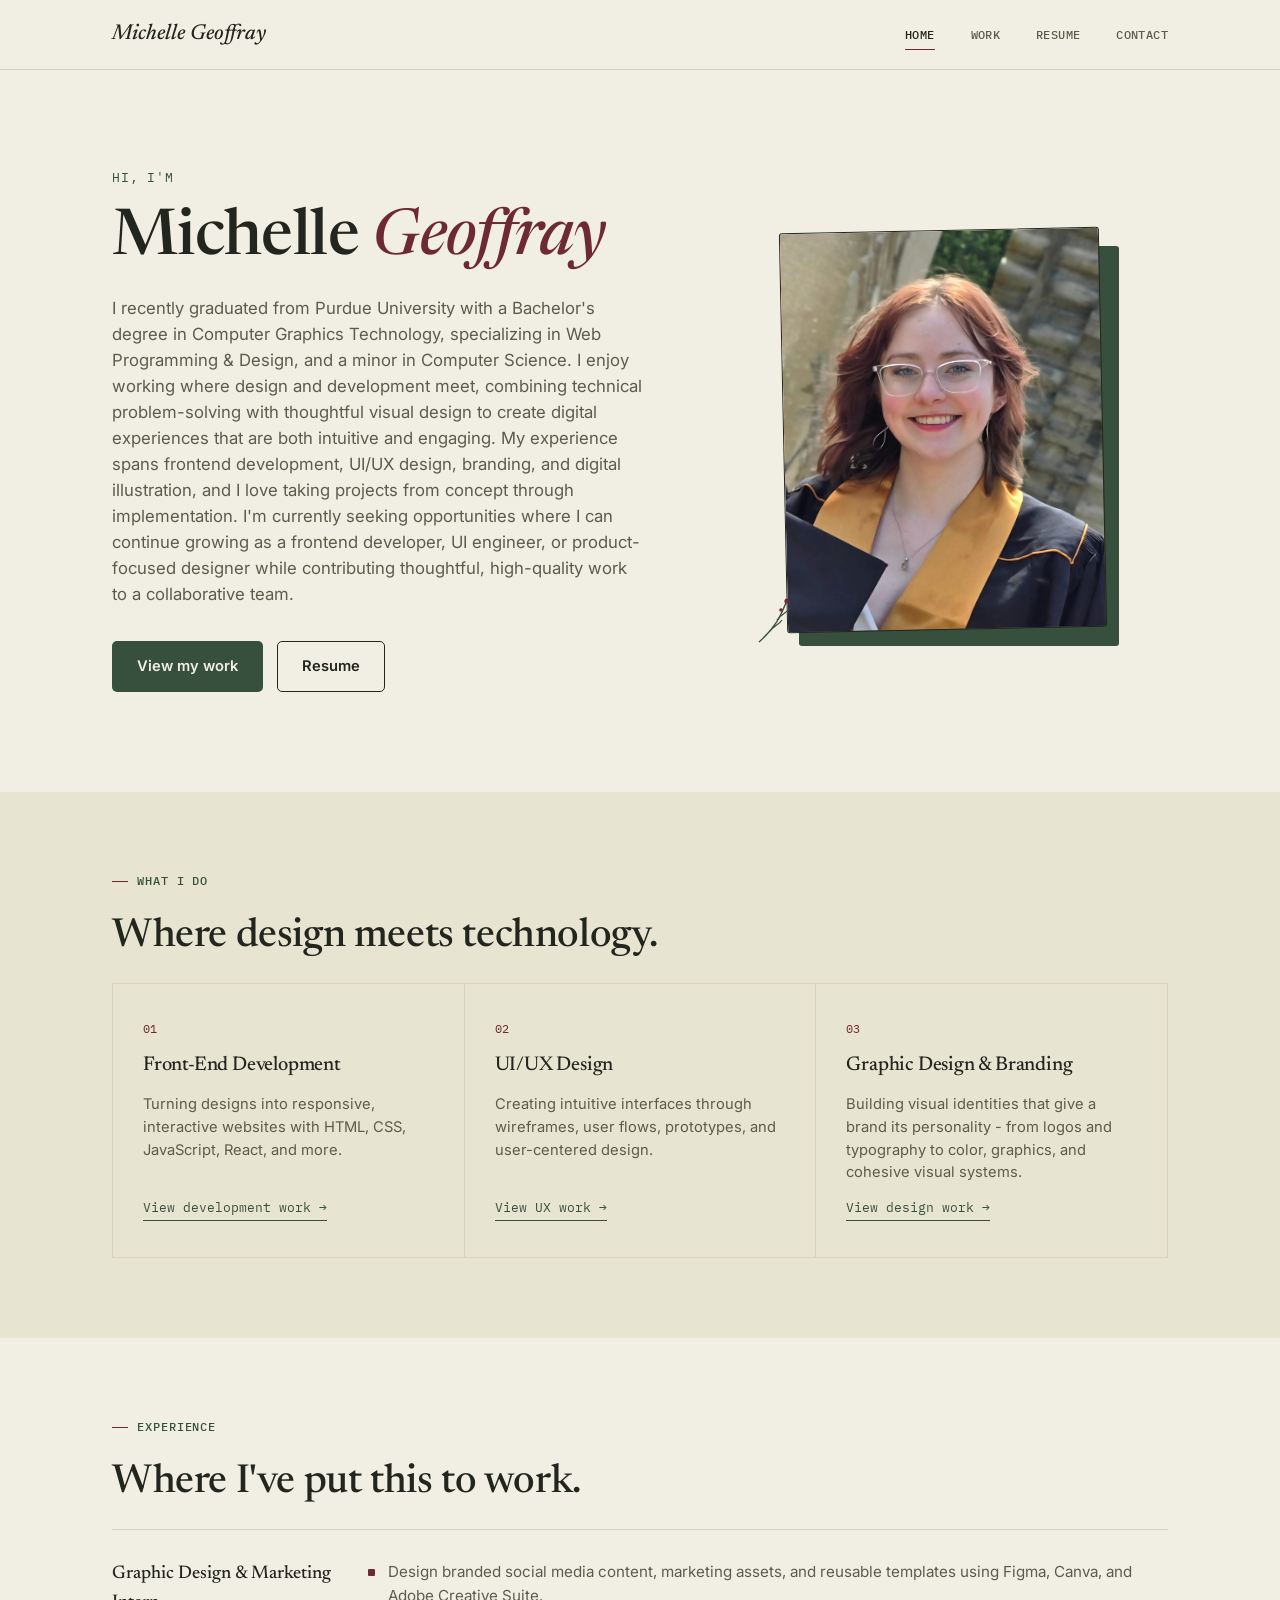
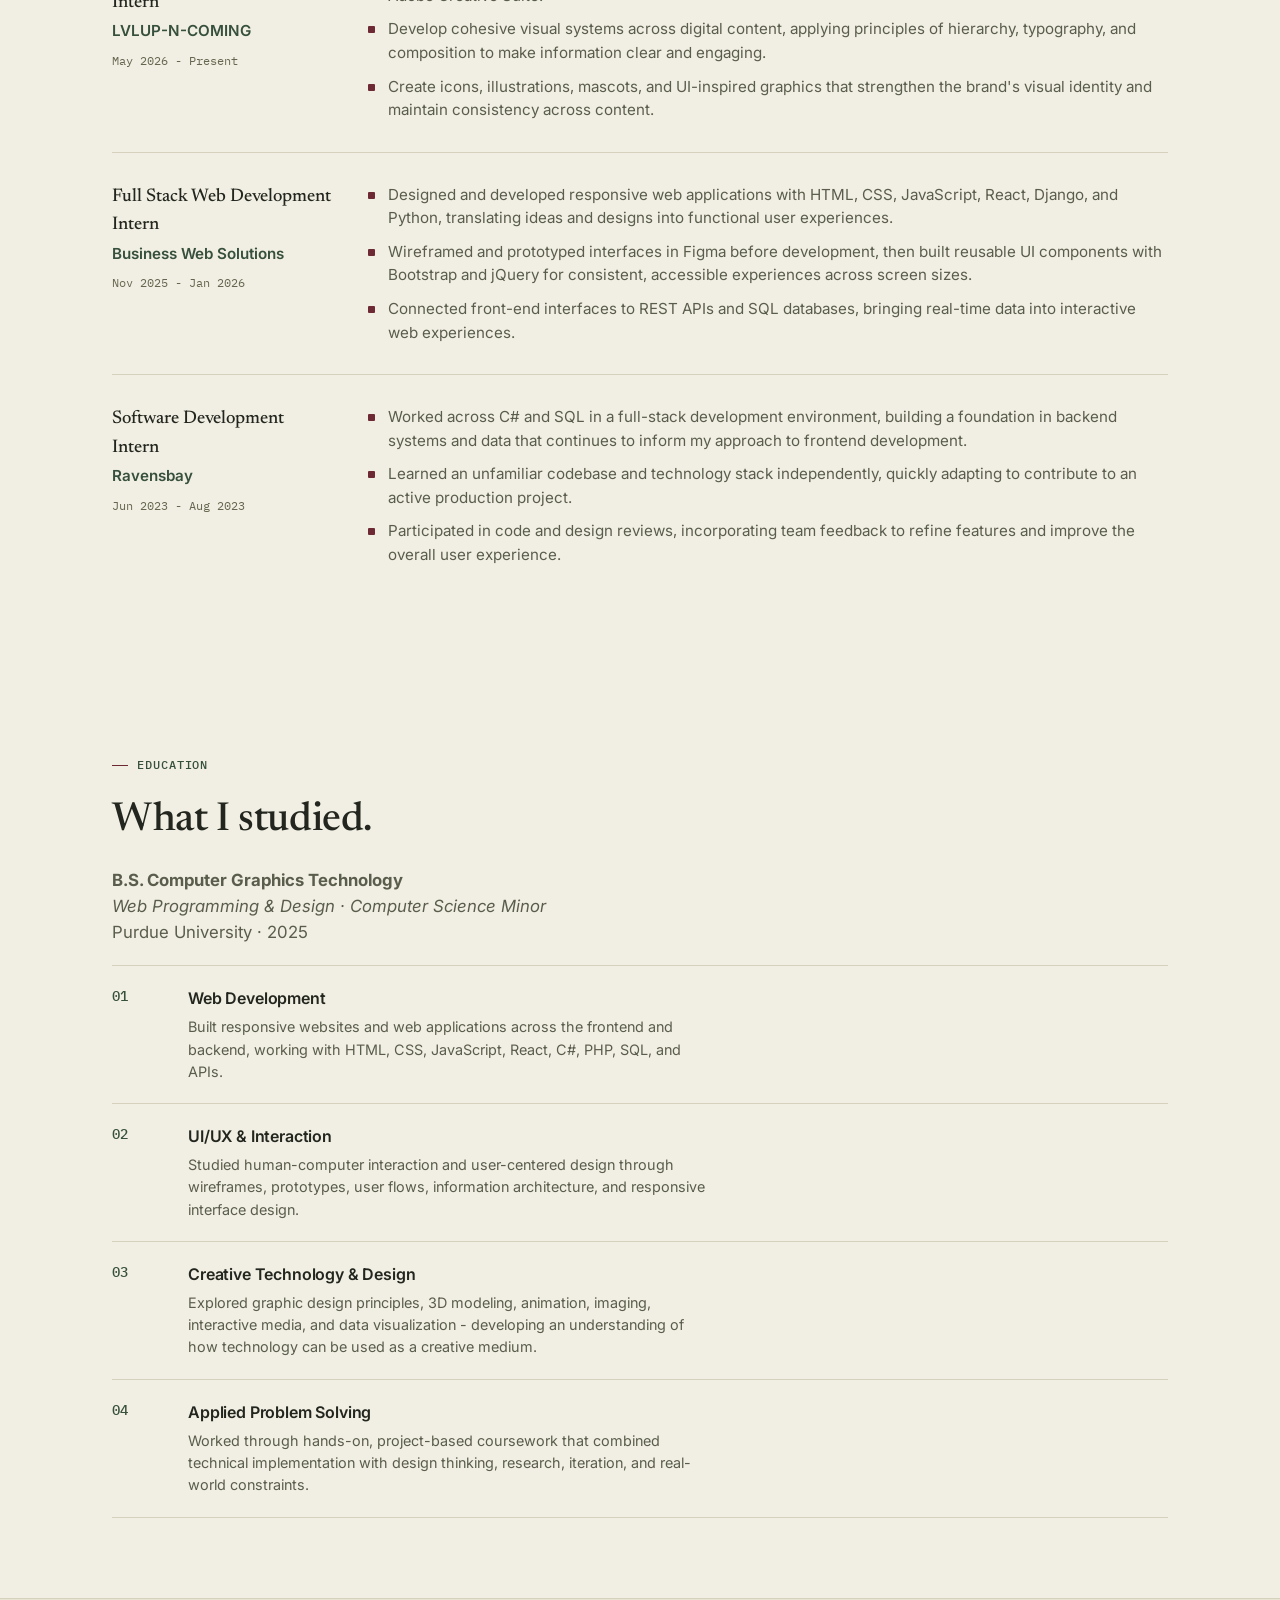
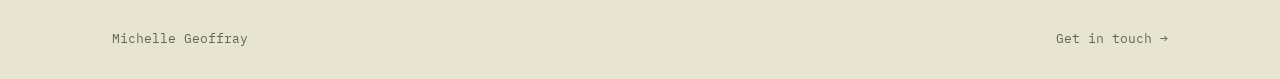
<file: index.html>
<!DOCTYPE html>
<html lang="en">
<head>
<meta charset="UTF-8">
<meta name="viewport" content="width=device-width, initial-scale=1.0">
<title>Michelle Geoffray - Portfolio</title>
<meta name="description" content="Portfolio of Michelle Geoffray, a front-end developer and UI/UX graphic designer">
<link rel="preconnect" href="https://fonts.googleapis.com">
<link rel="preconnect" href="https://fonts.gstatic.com" crossorigin>
<link href="https://fonts.googleapis.com/css2?family=Newsreader:ital,wght@0,400;0,500;0,600;1,400;1,500&family=Inter:wght@400;500;600;700&family=IBM+Plex+Mono:wght@400;500&display=swap" rel="stylesheet">
<link rel="stylesheet" href="styles.css">
</head>
<body>

<a class="skip-link" href="#main">Skip to content</a>

<header class="site-header">
  <div class="header-inner">
    <a class="logo" href="index.html" aria-label="Michelle Geoffray, home">
      <span class="logo-mark">Michelle Geoffray</span>
    </a>
    <nav class="site-nav" aria-label="Primary">
      <a href="index.html">Home</a>
      <a href="work.html">Work</a>
      <a href="resume.html">Resume</a>
      <a href="contact.html">Contact</a>
    </nav>
    <button class="nav-burger" id="navBurger" aria-expanded="false" aria-controls="mobileNav" aria-label="Open menu">
      <span></span><span></span><span></span>
    </button>
  </div>
  <div class="mobile-nav" id="mobileNav">
    <a href="index.html">Home</a>
    <a href="work.html">Work</a>
    <a href="resume.html">Resume</a>
    <a href="contact.html">Contact</a>
  </div>
</header>

<main id="main">

  <!-- ============ HERO ============ -->
  <section class="hero">
    <div class="hero-inner">
      <div class="hero-copy reveal">
        <p class="hero-greeting">Hi, I'm</p>
        <h1 class="hero-title">Michelle <em>Geoffray</em></h1>
        <p class="hero-bio">
          I recently graduated from Purdue University with a Bachelor's degree in Computer
          Graphics Technology, specializing in Web Programming &amp; Design, and a minor in
          Computer Science. I enjoy working where design and development meet, combining
          technical problem-solving with thoughtful visual design to create digital experiences
          that are both intuitive and engaging. My experience spans frontend development, UI/UX
          design, branding, and digital illustration, and I love taking projects from concept
          through implementation. I'm currently seeking opportunities where I can continue
          growing as a frontend developer, UI engineer, or product-focused designer while
          contributing thoughtful, high-quality work to a collaborative team.
        </p>
        <div class="hero-actions">
          <a href="work.html" class="btn btn-solid">View my work</a>
          <a href="resume.html" class="btn btn-outline">Resume</a>
        </div>
      </div>

      <div class="hero-portrait reveal">
        <div class="portrait-mat" aria-hidden="true"></div>
        <div class="portrait-frame">
          <img src="assets/headshot.jpg" alt="Portrait of Michelle Geoffray">
          <div class="portrait-fallback">
            <span class="initials">MG</span>
          </div>
        </div>
        <svg class="portrait-sprig" width="64" height="46" viewBox="0 0 64 46" fill="none" aria-hidden="true">
          <path d="M2 44 C18 30, 24 18, 30 2" stroke="#37503D" stroke-width="1.4"/>
          <path d="M12 34 C16 28, 22 27, 25 22" stroke="#37503D" stroke-width="1.2" fill="none"/>
          <path d="M20 22 C24 16, 30 15, 33 10" stroke="#37503D" stroke-width="1.2" fill="none"/>
          <circle cx="30" cy="3" r="2.6" fill="#6E2A34"/>
          <circle cx="24" cy="12" r="1.8" fill="#6E2A34"/>
        </svg>
      </div>
    </div>
  </section>

  <!-- ============ PILLARS ============ -->
  <section class="pillars">
    <div class="section-inner">
      <p class="eyebrow">What I do</p>
      <h2 class="section-title">Where design meets technology.</h2>

      <div class="pillar-grid">
        <article class="pillar reveal">
          <span class="pillar-num">01</span>
          <h3>Front-End Development</h3>
          <p>Turning designs into responsive, interactive websites with HTML, CSS, JavaScript, React, and more.</p>
          <a class="btn-text" href="development.html">View development work →</a>
        </article>
        <article class="pillar reveal">
          <span class="pillar-num">02</span>
          <h3>UI/UX Design</h3>
          <p>Creating intuitive interfaces through wireframes, user flows, prototypes, and user-centered design.</p>
          <a class="btn-text" href="ui-ux.html">View UX work →</a>
        </article>
        <article class="pillar reveal">
          <span class="pillar-num">03</span>
          <h3>Graphic Design &amp; Branding</h3>
          <p>Building visual identities that give a brand its personality - from logos and typography to color, graphics, and cohesive visual systems.</p>
          <a class="btn-text" href="design.html">View design work →</a>
        </article>
      </div>
    </div>
  </section>

  <!-- ============ EXPERIENCE ============ -->
  <section class="experience" id="experience">
    <div class="section-inner">
      <p class="eyebrow">Experience</p>
      <h2 class="section-title">Where I've put this to work.</h2>

      <!-- ====== Experience 1 ======  -->
      <div class="exp-entry reveal">
        <div class="exp-entry__meta">
          <p class="exp-entry__role">Graphic Design &amp; Marketing Intern</p>
          <p class="exp-entry__org">LVLUP-N-COMING</p>
          <p class="exp-entry__date">May 2026 - Present</p>
        </div>
        <ul class="exp-entry__list">
          <li>Design branded social media content, marketing assets, and reusable templates using Figma, Canva, and Adobe Creative Suite.</li>
          <li>Develop cohesive visual systems across digital content, applying principles of hierarchy, typography, and composition to make information clear and engaging.</li>
          <li>Create icons, illustrations, mascots, and UI-inspired graphics that strengthen the brand's visual identity and maintain consistency across content.</li>
        </ul>
      </div>
      <!-- ====== Experience 2 ======  -->
      <div class="exp-entry reveal">
        <div class="exp-entry__meta">
          <p class="exp-entry__role">Full Stack Web Development Intern</p>
          <p class="exp-entry__org">Business Web Solutions</p>
          <p class="exp-entry__date">Nov 2025 - Jan 2026</p>
        </div>
        <ul class="exp-entry__list">
          <li>Designed and developed responsive web applications with HTML, CSS, JavaScript, React, Django, and Python, translating ideas and designs into functional user experiences.</li>
          <li>Wireframed and prototyped interfaces in Figma before development, then built reusable UI components with Bootstrap and jQuery for consistent, accessible experiences across screen sizes.</li>
          <li>Connected front-end interfaces to REST APIs and SQL databases, bringing real-time data into interactive web experiences.</li>
        </ul>
      </div>
      <!-- ====== Experience 3 ======  -->
      <div class="exp-entry reveal">
        <div class="exp-entry__meta">
          <p class="exp-entry__role">Software Development Intern</p>
          <p class="exp-entry__org">Ravensbay</p>
          <p class="exp-entry__date">Jun 2023 - Aug 2023</p>
        </div>
        <ul class="exp-entry__list">
          <li>Worked across C# and SQL in a full-stack development environment, building a foundation in backend systems and data that continues to inform my approach to frontend development.</li>
          <li>Learned an unfamiliar codebase and technology stack independently, quickly adapting to contribute to an active production project.</li>
          <li>Participated in code and design reviews, incorporating team feedback to refine features and improve the overall user experience.</li>
        </ul>
      </div>
    </div>
  </section>

  <!-- ============ EDUCATION ============ -->
  <section class="education" id="education">
    <div class="section-inner">
      <p class="eyebrow">Education</p>
      <h2 class="section-title">What I studied.</h2>
      <p class="section-lede">
        <b>B.S. Computer Graphics Technology</b><br/>
        <i>Web Programming &amp; Design · Computer Science Minor</i><br/>
        Purdue University · 2025
      </p>

      <ol class="timeline">
        <li class="timeline__item reveal">
          <span class="timeline__num">01</span>
          <div><h3>Web Development</h3>
            <p>Built responsive websites and web applications across the frontend and backend, working with HTML, CSS, JavaScript, React, C#, PHP, SQL, and APIs.</p>
          </div>
        </li>
        <li class="timeline__item reveal">
          <span class="timeline__num">02</span>
          <div><h3>UI/UX & Interaction</h3>
            <p>Studied human-computer interaction and user-centered design through wireframes, prototypes, user flows, information architecture, and responsive interface design.</p>
          </div>
        </li>
        <li class="timeline__item reveal">
          <span class="timeline__num">03</span>
          <div><h3>Creative Technology & Design</h3>
            <p>Explored graphic design principles, 3D modeling, animation, imaging, interactive media, and data visualization - developing an understanding of how technology can be used as a creative medium.</p>
          </div>
        </li>
        <li class="timeline__item reveal">
          <span class="timeline__num">04</span>
          <div><h3>Applied Problem Solving</h3>
            <p>Worked through hands-on, project-based coursework that combined technical implementation with design thinking, research, iteration, and real-world constraints.</p>
          </div>
        </li>
      </ol>
    </div>
  </section>

</main>

<footer class="site-footer">
  <div class="section-inner footer-inner">
    <p>Michelle Geoffray</p>
    <a href="contact.html">Get in touch →</a>
  </div>
</footer>

<script src="script.js"></script>
</body>
</html>
</file>
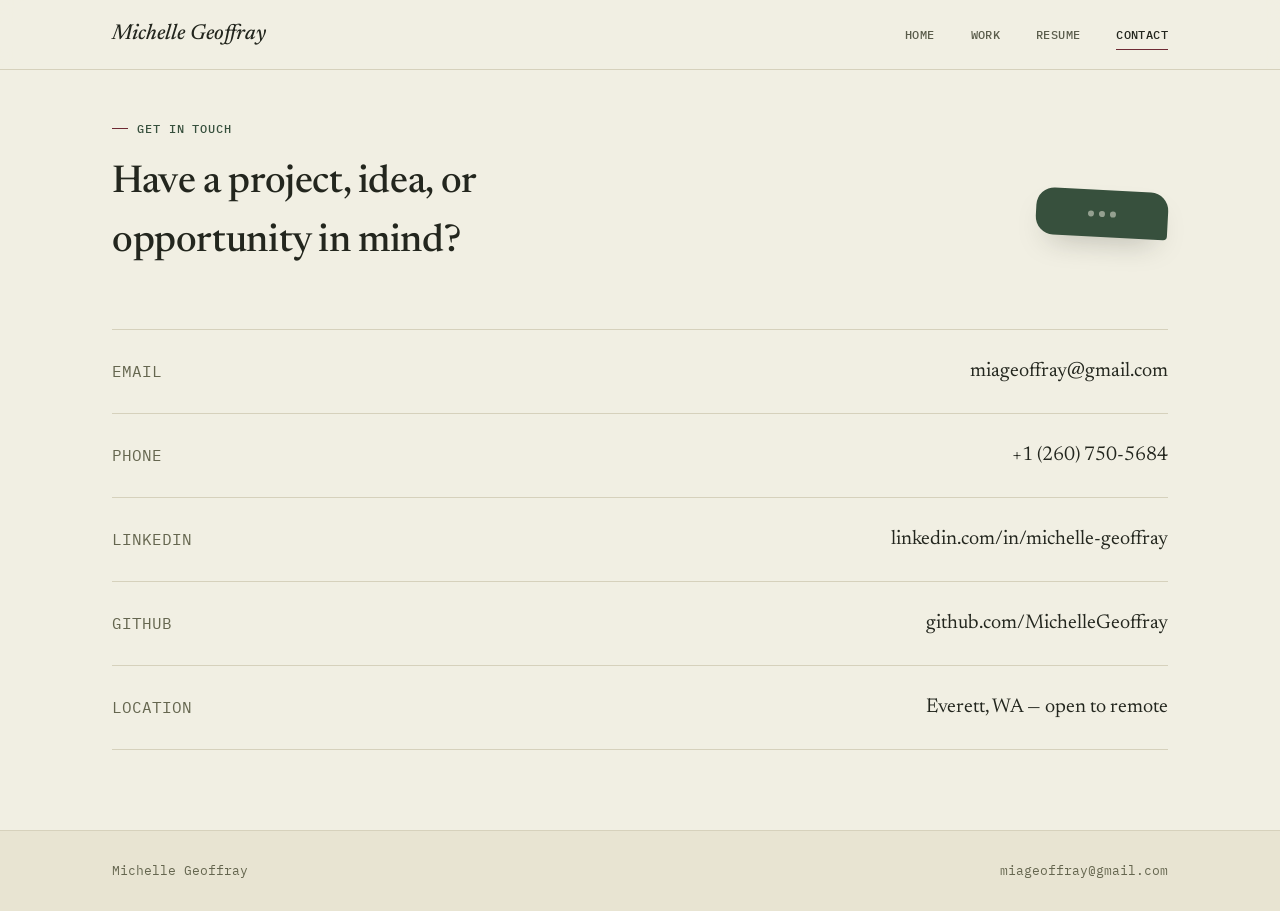
<file: contact.html>
<!DOCTYPE html>
<html lang="en">
<head>
<meta charset="UTF-8">
<meta name="viewport" content="width=device-width, initial-scale=1.0">
<title>Contact — Michelle Geoffray</title>
<meta name="description" content="Get in touch with Michelle Geoffray, front-end developer and UI/UX graphic designer.">
<link rel="preconnect" href="https://fonts.googleapis.com">
<link rel="preconnect" href="https://fonts.gstatic.com" crossorigin>
<link href="https://fonts.googleapis.com/css2?family=Newsreader:ital,wght@0,400;0,500;0,600;1,400;1,500&family=Inter:wght@400;500;600;700&family=IBM+Plex+Mono:wght@400;500&display=swap" rel="stylesheet">
<link rel="stylesheet" href="styles.css">
</head>
<body>

<a class="skip-link" href="#main">Skip to content</a>

<header class="site-header">
  <div class="header-inner">
    <a class="logo" href="index.html" aria-label="Michelle Geoffray, home">
      <span class="logo-mark">Michelle Geoffray</span>
    </a>
    <nav class="site-nav" aria-label="Primary">
      <a href="index.html">Home</a>
      <a href="work.html">Work</a>
      <a href="resume.html">Resume</a>
      <a href="contact.html">Contact</a>
    </nav>
    <button class="nav-burger" id="navBurger" aria-expanded="false" aria-controls="mobileNav" aria-label="Open menu">
      <span></span><span></span><span></span>
    </button>
  </div>
  <div class="mobile-nav" id="mobileNav">
    <a href="index.html">Home</a>
    <a href="work.html">Work</a>
    <a href="resume.html">Resume</a>
    <a href="contact.html">Contact</a>
  </div>
</header>

<main id="main">

  <div class="bg-drift" aria-hidden="true">
    <!-- left side -->
    <span class="drift-bubble drift-bubble--forest drift-bubble--point-right" style="left:3%; top:88%; --rise:-140px; animation-duration:20s; animation-delay:-3s;"></span>
    <span class="drift-bubble drift-bubble--burgundy drift-bubble--point-left drift-bubble--lg" style="left:6%; top:58%; --rise:-170px; animation-duration:26s; animation-delay:-14s;"></span>
    <span class="drift-bubble drift-bubble--forest drift-bubble--point-right drift-bubble--sm" style="left:2%; top:34%; --rise:-110px; animation-duration:16s; animation-delay:-7s;"></span>
    <span class="drift-bubble drift-bubble--burgundy drift-bubble--point-left" style="left:7%; top:76%; --rise:-150px; animation-duration:23s; animation-delay:-10s;"></span>
    <span class="drift-bubble drift-bubble--forest drift-bubble--point-right drift-bubble--lg" style="left:4%; top:13%; --rise:-170px; animation-duration:30s; animation-delay:-20s;"></span>

    <!-- right side -->
    <span class="drift-bubble drift-bubble--burgundy drift-bubble--point-left" style="right:4%; top:82%; --rise:-150px; animation-duration:22s; animation-delay:-5s;"></span>
    <span class="drift-bubble drift-bubble--forest drift-bubble--point-right" style="right:7%; top:48%; --rise:-140px; animation-duration:18s; animation-delay:-9s;"></span>
    <span class="drift-bubble drift-bubble--burgundy drift-bubble--point-left drift-bubble--lg" style="right:3%; top:28%; --rise:-170px; animation-duration:27s; animation-delay:-16s;"></span>
    <span class="drift-bubble drift-bubble--forest drift-bubble--point-right drift-bubble--sm" style="right:6%; top:66%; --rise:-110px; animation-duration:15s; animation-delay:-4s;"></span>
    <span class="drift-bubble drift-bubble--burgundy drift-bubble--point-left" style="right:2%; top:8%; --rise:-150px; animation-duration:25s; animation-delay:-12s;"></span>
  </div>

  <section class="page-hero" style="border-bottom:none; padding-bottom:0;">
    <div class="section-inner">
      <p class="eyebrow">Get in touch</p>
      <div class="contact-hero-flex">
        <h1 class="contact-statement" style="margin-bottom:0;">Have a project, idea, or opportunity in mind?</h1>
 
        <div class="chat-bubble" id="chatBubble" role="button" tabindex="0" aria-label="Let's talk">
          <span class="chat-bubble__dots" aria-hidden="true"><i></i><i></i><i></i></span>
          <span class="chat-bubble__text">Let's talk!</span>
        </div>
      </div>
    </div>
  </section>

  <section style="padding-top:0;">
    <div class="section-inner">
      <dl class="contact-list">
        <div class="contact-row reveal">
          <dt>Email</dt>
          <dd><a href="mailto:miageoffray@gmail.com">miageoffray@gmail.com</a></dd>
        </div>
        <div class="contact-row reveal">
          <dt>Phone</dt>
          <dd><a href="tel:+12607505684">+1 (260) 750-5684</a></dd>
        </div>
        <div class="contact-row reveal">
          <dt>LinkedIn</dt>
          <dd><a href="http://linkedin.com/in/michelle-geoffray" target="_blank" rel="noopener">linkedin.com/in/michelle-geoffray</a></dd>
        </div>
        <div class="contact-row reveal">
          <dt>GitHub</dt>
          <dd><a href="https://github.com/MichelleGeoffray" target="_blank" rel="noopener">github.com/MichelleGeoffray</a></dd>
        </div>
        <div class="contact-row reveal">
          <dt>Location</dt>
          <dd>Everett, WA — open to remote</dd>
        </div>
      </dl>
    </div>
  </section>

</main>

<footer class="site-footer">
  <div class="section-inner footer-inner">
    <p>Michelle Geoffray</p>
    <a href="mailto:miageoffray@gmail.com">miageoffray@gmail.com</a>
  </div>
</footer>

<script src="script.js"></script>
</body>
</html>
</file>
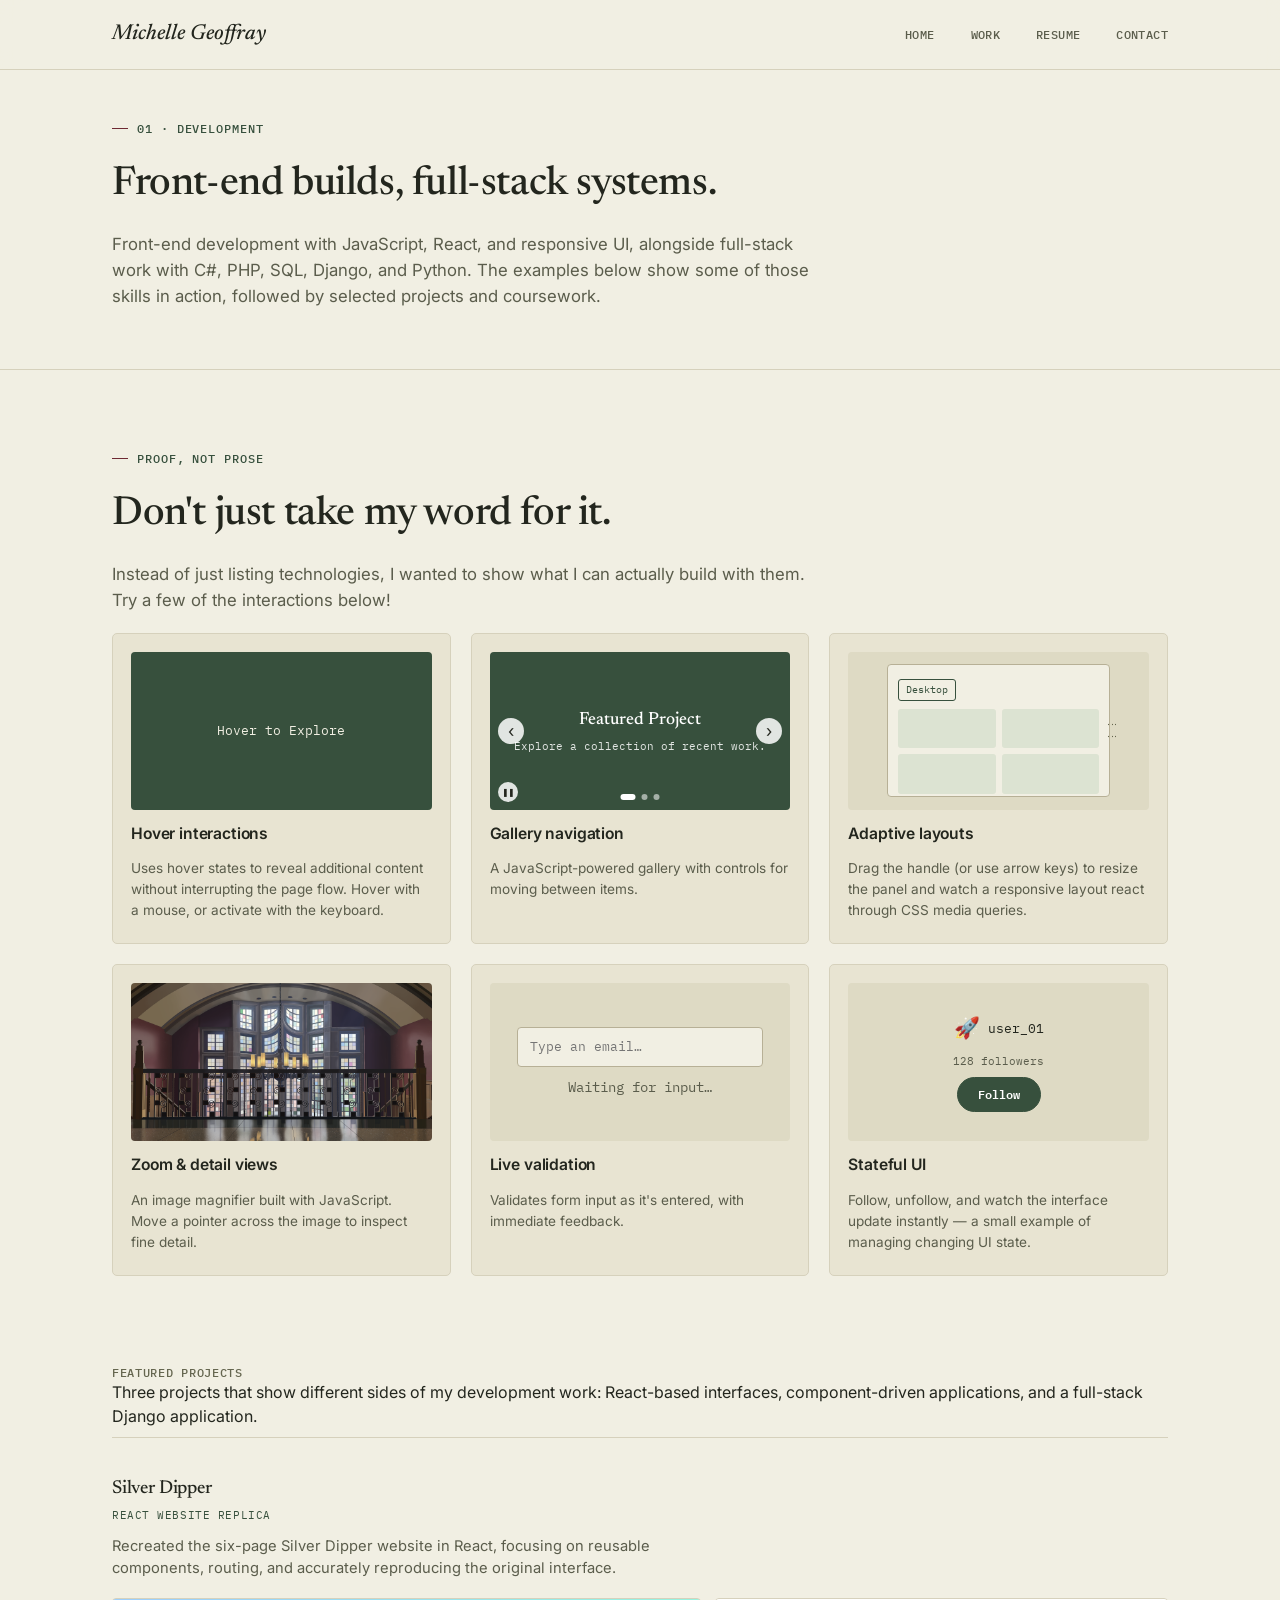
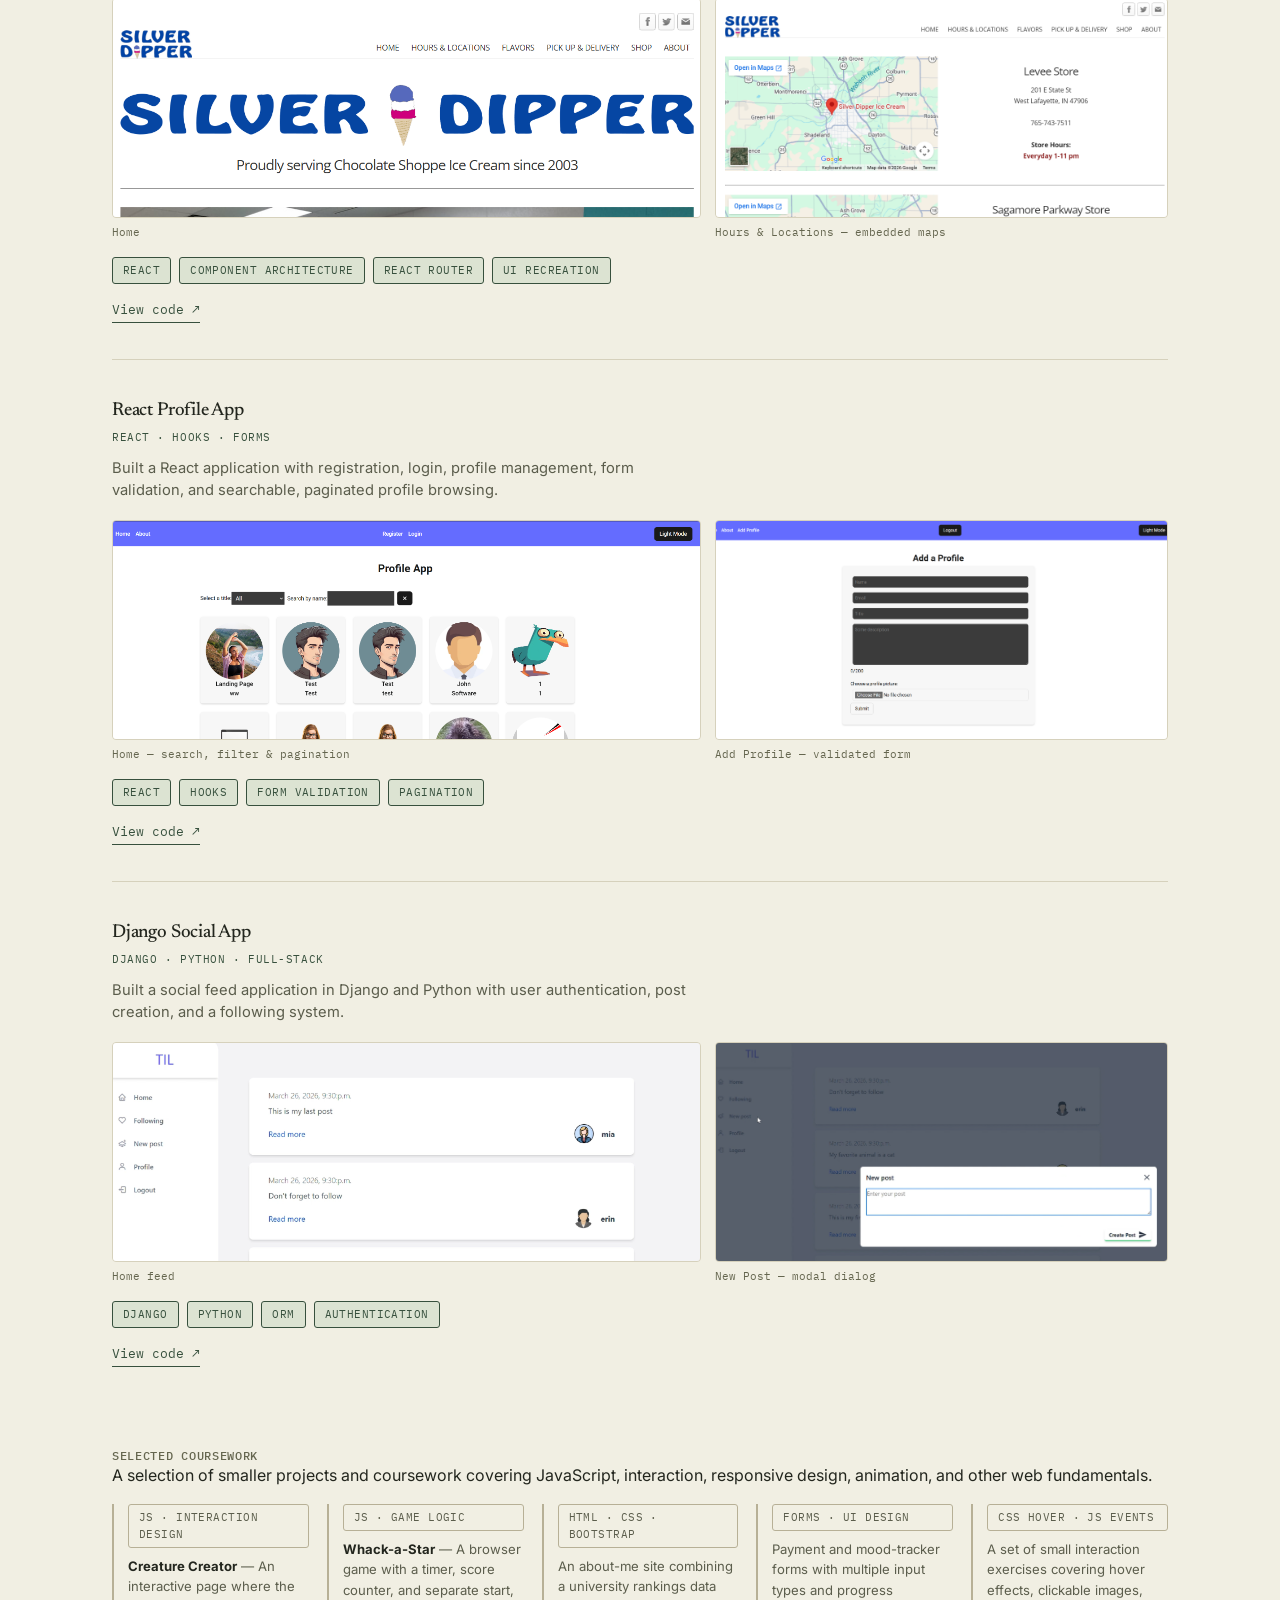
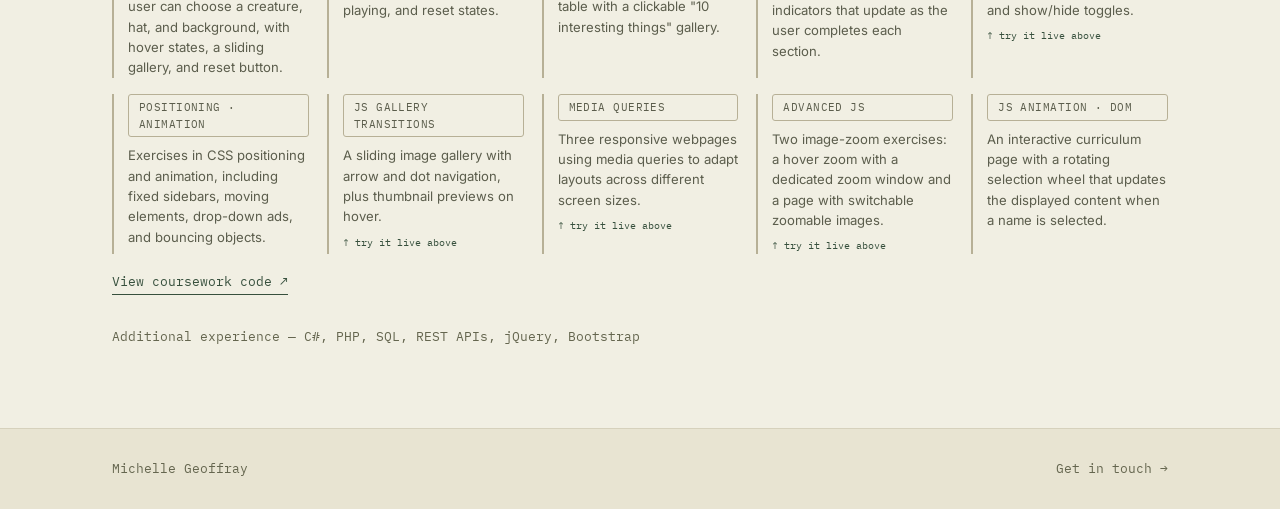
<file: development.html>
<!DOCTYPE html>
<html lang="en">
<head>
<meta charset="UTF-8">
<meta name="viewport" content="width=device-width, initial-scale=1.0">
<title>Development — Michelle Geoffray</title>
<meta name="description" content="Front-end and full-stack development work by Michelle Geoffray, including React, Django, and hand-built interactivity.">
<link rel="preconnect" href="https://fonts.googleapis.com">
<link rel="preconnect" href="https://fonts.gstatic.com" crossorigin>
<link href="https://fonts.googleapis.com/css2?family=Newsreader:ital,wght@0,400;0,500;0,600;1,400;1,500&family=Inter:wght@400;500;600;700&family=IBM+Plex+Mono:wght@400;500&display=swap" rel="stylesheet">
<link rel="stylesheet" href="styles.css">
</head>
<body>

<a class="skip-link" href="#main">Skip to content</a>

<header class="site-header">
  <div class="header-inner">
    <a class="logo" href="index.html" aria-label="Michelle Geoffray, home">
      <span class="logo-mark">Michelle Geoffray</span>
    </a>
    <nav class="site-nav" aria-label="Primary">
      <a href="index.html">Home</a>
      <a href="work.html">Work</a>
      <a href="resume.html">Resume</a>
      <a href="contact.html">Contact</a>
    </nav>
    <button class="nav-burger" id="navBurger" aria-expanded="false" aria-controls="mobileNav" aria-label="Open menu">
      <span></span><span></span><span></span>
    </button>
  </div>
  <div class="mobile-nav" id="mobileNav">
    <a href="index.html">Home</a>
    <a href="work.html">Work</a>
    <a href="resume.html">Resume</a>
    <a href="contact.html">Contact</a>
  </div>
</header>

<main id="main">

  <section class="page-hero">
    <div class="section-inner">
      <p class="eyebrow">01 · Development</p>
      <h1 class="section-title" style="max-width:32ch;">Front-end builds, full-stack systems.</h1>
      <p class="section-lede">
       Front-end development with JavaScript, React, and responsive UI, alongside full-stack work with C#, PHP, SQL, Django, and Python. The examples below show some of those skills in action, followed by selected projects and coursework.
      </p>
    </div>
  </section>

  <!-- ============ SKILLS IN ACTION ============ -->
  <section class="skills" id="skills">
    <div class="section-inner">
      <p class="eyebrow">Proof, not prose</p>
      <h2 class="section-title">Don't just take my word for it.</h2>
      <p class="section-lede">
        Instead of just listing technologies, I wanted to show what I can actually build with them. Try a few of the interactions below!
      </p>

      <div class="demo-grid">

        <article class="demo-card reveal">
          <div class="demo-stage demo-hover">
            <button type="button" class="hover-tile" id="hoverTile"
                    aria-expanded="false" aria-controls="hoverReveal" aria-label="Toggle the revealed content">
              <span class="hover-tile__base" aria-hidden="true">Hover to Explore</span>
              <span class="hover-tile__reveal" id="hoverReveal" aria-hidden="true">
                <strong>Additional Content</strong>
              </span>
            </button>
          </div>
          <h3>Hover interactions</h3>
          <p>Uses hover states to reveal additional content without interrupting the page flow. Hover with a mouse, or activate with the keyboard.</p>
        </article>

        <article class="demo-card reveal">
          <div class="demo-stage demo-gallery">
            <div class="mini-gallery" id="miniGallery" role="group" aria-roledescription="carousel" aria-label="Sample project gallery">
              <ul class="mini-gallery__track" id="galleryTrack" role="presentation">
                <li style="--c:#37503D" role="group" aria-roledescription="slide" aria-label="1 of 3">Featured Project<span>Explore a collection of recent work.</span></li>
                <li style="--c:#6E2A34" role="group" aria-roledescription="slide" aria-label="2 of 3">Project Details<span>Interaction and responsive behavior.</span></li>
                <li style="--c:#8E8F7B" role="group" aria-roledescription="slide" aria-label="3 of 3">More to Explore<span>View another project →</span></li>
              </ul>
              <button class="gallery-arrow gallery-arrow--prev" id="galPrev" type="button" aria-label="Previous slide">‹</button>
              <button class="gallery-arrow gallery-arrow--next" id="galNext" type="button" aria-label="Next slide">›</button>
              <button class="gallery-pause" id="galPause" type="button" aria-label="Pause automatic slide rotation">❚❚</button>
              <div class="gallery-dots" id="galDots"></div>
            </div>
            <p class="sr-only" id="galStatus" aria-live="polite"></p>
          </div>
          <h3>Gallery navigation</h3>
          <p>A JavaScript-powered gallery with controls for moving between items.</p>
        </article>

        <article class="demo-card reveal">
          <div class="demo-stage demo-responsive">
            <div class="resize-demo" id="resizeDemo">
              <div class="resize-demo__badge" id="resizeBadge" aria-hidden="true">Desktop</div>
              <div class="resize-demo__grid" id="resizeGrid" aria-hidden="true">
                <span></span><span></span><span></span><span></span>
              </div>
              <div class="resize-handle" id="resizeHandle" role="slider" tabindex="0"
                   aria-label="Demo layout width"
                   aria-valuemin="0" aria-valuemax="100" aria-valuenow="100" aria-valuetext="Desktop layout">⋮⋮</div>
            </div>
          </div>
          <h3>Adaptive layouts</h3>
          <p>Drag the handle (or use arrow keys) to resize the panel and watch a responsive layout react through CSS media queries.</p>
        </article>

        <article class="demo-card reveal">
          <div class="demo-stage demo-zoom">
            <div class="zoom-tile" id="zoomTile" role="img"
                 aria-label="Demonstration image: a detailed illustration of a grand interior hall with an arched ceiling, a tall stained-glass window wall, a chandelier, and an ornate wrought-iron balcony railing. Moving a pointer across it shows a magnified detail view.">
              <div class="zoom-lens" id="zoomLens" aria-hidden="true"></div>
            </div>
          </div>
          <h3>Zoom &amp; detail views</h3>
          <p>An image magnifier built with JavaScript. Move a pointer across the image to inspect fine detail.</p>
        </article>

        <article class="demo-card reveal">
          <div class="demo-stage demo-validate">
            <div class="validate-demo">
              <label for="demoEmail" class="sr-only">Try typing an email address</label>
              <input type="text" id="demoEmail" class="validate-demo__input" placeholder="Type an email…"
                     autocomplete="off" spellcheck="false" aria-describedby="demoEmailMsg">
              <p class="validate-demo__msg" id="demoEmailMsg" role="status" aria-live="polite">Waiting for input…</p>
            </div>
          </div>
          <h3>Live validation</h3>
          <p>Validates form input as it's entered, with immediate feedback.</p>
        </article>

        <article class="demo-card reveal">
          <div class="demo-stage demo-follow">
            <div class="follow-demo">
              <div class="follow-demo__row">
                <span class="follow-demo__avatar" aria-hidden="true">🚀</span>
                <span class="follow-demo__name">user_01</span>
              </div>
              <span class="follow-demo__count" id="followCount" aria-live="polite">128 followers</span>
              <button class="follow-demo__btn" id="followBtn" type="button" aria-pressed="false">Follow</button>
            </div>
          </div>
          <h3>Stateful UI</h3>
          <p>Follow, unfollow, and watch the interface update instantly — a small example of managing changing UI state.</p>
        </article>

      </div>
    </div>
  </section>

  <!-- ============ FEATURED PROJECTS ============ -->
  <section style="padding-top:0;" aria-labelledby="featured-projects-label">
    <div class="section-inner">

      <h2 class="subsection-label" id="featured-projects-label" style="margin-top:8px;">Featured Projects</h2>
      <p class="desc" style="margin-top:-6px; margin-bottom:8px;">
        Three projects that show different sides of my development work: React-based interfaces, component-driven applications, and a full-stack Django application.
      </p>

      <!-- ---- Silver Dipper ---- -->
      <article class="feat-project reveal">
        <div class="feat-project__head">
          <div>
            <h3>Silver Dipper</h3>
            <p class="feat-project__kicker">React Website Replica</p>
          </div>
        </div>
        <p class="desc">
          Recreated the six-page Silver Dipper website in React, focusing on reusable components, routing, and accurately reproducing the original interface.
        </p>
        <div class="feat-project__shots">
          <figure class="feat-project__shot">
            <div class="feat-project__frame">
              <img src="assets/development/recreation_homePage.png" alt="Silver Dipper recreation — home page with logo, six-item nav, and hero shop photo" loading="lazy">
            </div>
            <figcaption>Home</figcaption>
          </figure>
          <figure class="feat-project__shot">
            <div class="feat-project__frame">
              <img src="assets/development/recreation_hoursPage.png" alt="Silver Dipper recreation — hours and locations page with two embedded Google Maps" loading="lazy">
            </div>
            <figcaption>Hours &amp; Locations — embedded maps</figcaption>
          </figure>
        </div>
        <div class="tech-tags">
          <span class="tag tag--forest">React</span>
          <span class="tag tag--forest">Component Architecture</span>
          <span class="tag tag--forest">React Router</span>
          <span class="tag tag--forest">UI Recreation</span>
        </div>
        <div class="catalog-links">
          <a class="btn-text" href="https://github.com/MichelleGeoffray/website-replica" target="_blank" rel="noopener" aria-label="View code for Silver Dipper on GitHub (opens in a new tab)">View code ↗</a>
        </div>
      </article>

      <!-- ---- React Profile App ---- -->
      <article class="feat-project reveal">
        <div class="feat-project__head">
          <div>
            <h3>React Profile App</h3>
            <p class="feat-project__kicker">React · Hooks · Forms</p>
          </div>
        </div>
        <p class="desc">
          Built a React application with registration, login, profile management, form validation, and searchable, paginated profile browsing.
        </p>
        <div class="feat-project__shots">
          <figure class="feat-project__shot">
            <div class="feat-project__frame">
              <img src="assets/development/reactProfile_homePage.png" alt="React Profile App — home page with title filter, name search, and a paginated grid of profile cards" loading="lazy">
            </div>
            <figcaption>Home — search, filter &amp; pagination</figcaption>
          </figure>
          <figure class="feat-project__shot">
            <div class="feat-project__frame">
              <img src="assets/development/reactProfile_addProfilePage.png" alt="React Profile App — add profile form with name, email, title, description character counter, and photo upload" loading="lazy">
            </div>
            <figcaption>Add Profile — validated form</figcaption>
          </figure>
        </div>
        <div class="tech-tags">
          <span class="tag tag--forest">React</span>
          <span class="tag tag--forest">Hooks</span>
          <span class="tag tag--forest">Form Validation</span>
          <span class="tag tag--forest">Pagination</span>
        </div>
        <div class="catalog-links">
          <a class="btn-text" href="https://github.com/MichelleGeoffray/profile-app" target="_blank" rel="noopener" aria-label="View code for React Profile App on GitHub (opens in a new tab)">View code ↗</a>
        </div>
      </article>

      <!-- ---- Django Social App ---- -->
      <article class="feat-project reveal">
        <div class="feat-project__head">
          <div>
            <h3>Django Social App</h3>
            <p class="feat-project__kicker">Django · Python · Full-Stack</p>
          </div>
        </div>
        <p class="desc">
          Built a social feed application in Django and Python with user authentication, post creation, and a following system.
        </p>
        <div class="feat-project__shots">
          <figure class="feat-project__shot">
            <div class="feat-project__frame">
              <img src="assets/development/django_homePage.png" alt="Django Social App — home feed listing timestamped posts with author names and avatars" loading="lazy">
            </div>
            <figcaption>Home feed</figcaption>
          </figure>
          <figure class="feat-project__shot">
            <div class="feat-project__frame">
              <img src="assets/development/django_createPostPage.png" alt="Django Social App — new post modal open over the feed with a text field and character state" loading="lazy">
            </div>
            <figcaption>New Post — modal dialog</figcaption>
          </figure>
        </div>
        <div class="tech-tags">
          <span class="tag tag--forest">Django</span>
          <span class="tag tag--forest">Python</span>
          <span class="tag tag--forest">ORM</span>
          <span class="tag tag--forest">Authentication</span>
        </div>
        <div class="catalog-links">
          <a class="btn-text" href="https://github.com/MichelleGeoffray/Django-Social-Media-App-BWS" target="_blank" rel="noopener" aria-label="View code for Django Social App on GitHub (opens in a new tab)">View code ↗</a>
        </div>
      </article>

      <!-- ============ SELECTED COURSEWORK ============ -->
      <h2 class="subsection-label">Selected Coursework</h2>
      <p class="desc" style="margin-top:-6px; margin-bottom:8px;">
        A selection of smaller projects and coursework covering JavaScript, interaction, responsive design, animation, and other web fundamentals.
      </p>
      <ul class="coursework-grid">
        <li class="coursework-item">
          <span class="tag">JS · Interaction Design</span>
          <p><strong>Creature Creator</strong> — An interactive page where the user can choose a creature, hat, and background, with hover states, a sliding gallery, and reset button. </p>
        </li>
        <li class="coursework-item">
          <span class="tag">JS · Game Logic</span>
          <p><strong>Whack-a-Star</strong> — A browser game with a timer, score counter, and separate start, playing, and reset states.</p>
        </li>
        <li class="coursework-item">
          <span class="tag">HTML · CSS · Bootstrap</span>
          <p>An about-me site combining a university rankings data table with a clickable "10 interesting things" gallery.</p>
        </li>
        <li class="coursework-item">
          <span class="tag">Forms · UI Design</span>
          <p>Payment and mood-tracker forms with multiple input types and progress indicators that update as the user completes each section.</p>
        </li>
        <li class="coursework-item">
          <span class="tag">CSS Hover · JS Events</span>
          <p>A set of small interaction exercises covering hover effects, clickable images, and show/hide toggles.</p>
          <span class="coursework-item__live">↑ try it live above</span>
        </li>
        <li class="coursework-item">
          <span class="tag">Positioning · Animation</span>
          <p>Exercises in CSS positioning and animation, including fixed sidebars, moving elements, drop-down ads, and bouncing objects.</p>
        </li>
        <li class="coursework-item">
          <span class="tag">JS Gallery Transitions</span>
          <p>A sliding image gallery with arrow and dot navigation, plus thumbnail previews on hover.</p>
          <span class="coursework-item__live">↑ try it live above</span>
        </li>
        <li class="coursework-item">
          <span class="tag">Media Queries</span>
          <p>Three responsive webpages using media queries to adapt layouts across different screen sizes.</p>
          <span class="coursework-item__live">↑ try it live above</span>
        </li>
        <li class="coursework-item">
          <span class="tag">Advanced JS</span>
          <p>Two image-zoom exercises: a hover zoom with a dedicated zoom window and a page with switchable zoomable images.</p>
          <span class="coursework-item__live">↑ try it live above</span>
        </li>
        <li class="coursework-item">
          <span class="tag">JS Animation · DOM</span>
          <p>An interactive curriculum page with a rotating selection wheel that updates the displayed content when a name is selected.</p>
        </li>
      </ul>

      <div class="catalog-links" style="margin-top:16px;">
        <a class="btn-text" href="https://github.com/MichelleGeoffray/Web-Portfolio" target="_blank" rel="noopener" aria-label="View all coursework code on GitHub (opens in a new tab)">View coursework code ↗</a>
      </div>

      <p style="margin-top:32px; font-family: var(--font-mono); font-size:.82rem; color: var(--ink-faint);">
        Additional experience — C#, PHP, SQL, REST APIs, jQuery, Bootstrap
      </p>

    </div>
  </section>

</main>

<footer class="site-footer">
  <div class="section-inner footer-inner">
    <p>Michelle Geoffray</p>
    <a href="contact.html">Get in touch →</a>
  </div>
</footer>

<script src="script.js"></script>
</body>
</html>
</file>
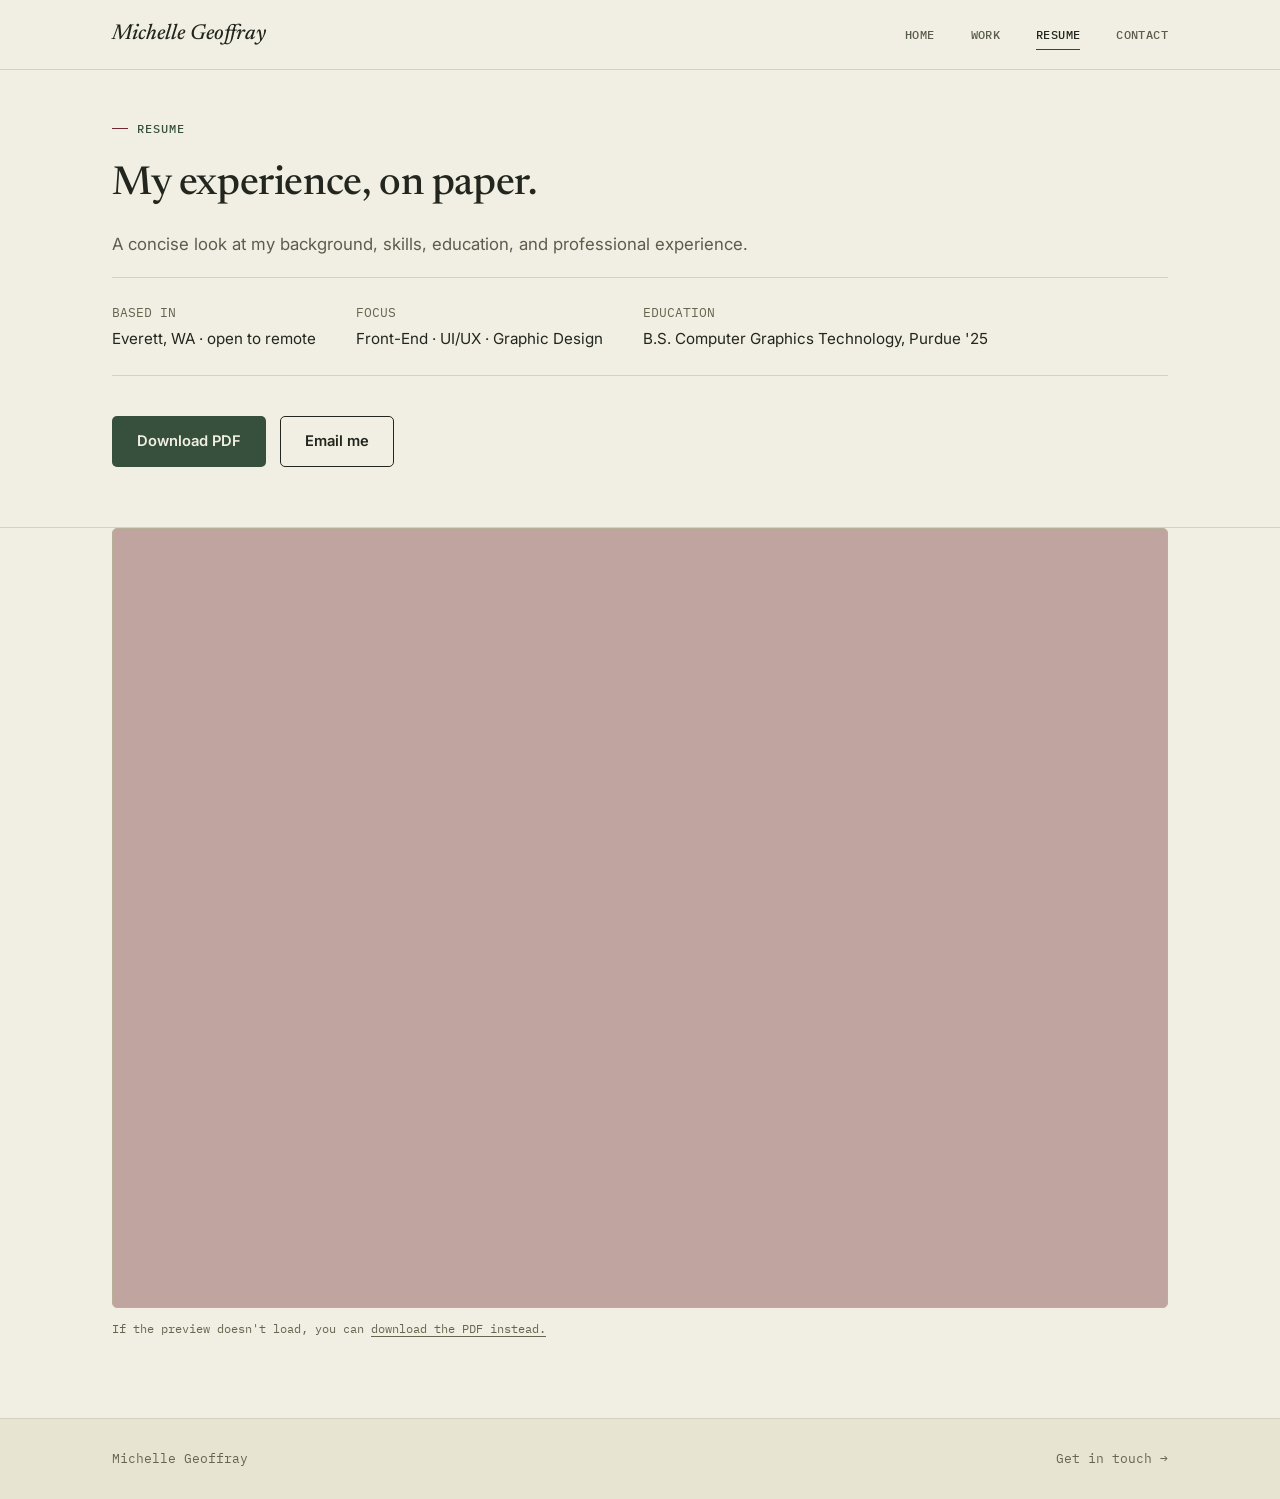
<file: resume.html>
<!DOCTYPE html>
<html lang="en">
<head>
<meta charset="UTF-8">
<meta name="viewport" content="width=device-width, initial-scale=1.0">
<title>Resume — Michelle Geoffray</title>
<meta name="description" content="Resume of Michelle Geoffray, front-end developer and UI/UX graphic designer.">
<link rel="preconnect" href="https://fonts.googleapis.com">
<link rel="preconnect" href="https://fonts.gstatic.com" crossorigin>
<link href="https://fonts.googleapis.com/css2?family=Newsreader:ital,wght@0,400;0,500;0,600;1,400;1,500&family=Inter:wght@400;500;600;700&family=IBM+Plex+Mono:wght@400;500&display=swap" rel="stylesheet">
<link rel="stylesheet" href="styles.css">
</head>
<body>

<a class="skip-link" href="#main">Skip to content</a>

<header class="site-header">
  <div class="header-inner">
    <a class="logo" href="index.html" aria-label="Michelle Geoffray, home">
      <span class="logo-mark">Michelle Geoffray</span>
    </a>
    <nav class="site-nav" aria-label="Primary">
      <a href="index.html">Home</a>
      <a href="work.html">Work</a>
      <a href="resume.html">Resume</a>
      <a href="contact.html">Contact</a>
    </nav>
    <button class="nav-burger" id="navBurger" aria-expanded="false" aria-controls="mobileNav" aria-label="Open menu">
      <span></span><span></span><span></span>
    </button>
  </div>
  <div class="mobile-nav" id="mobileNav">
    <a href="index.html">Home</a>
    <a href="work.html">Work</a>
    <a href="resume.html">Resume</a>
    <a href="contact.html">Contact</a>
  </div>
</header>

<main id="main">

  <section class="page-hero">
    <div class="section-inner">
      <p class="eyebrow">Resume</p>
      <h1 class="section-title" style="max-width:20ch;">My experience, on paper.</h1>
      <p class="section-lede">A concise look at my background, skills, education, and professional experience.</p>

      <div class="resume-strip">
        <dl class="resume-fact">
          <dt>Based In</dt>
          <dd>Everett, WA · open to remote</dd>
        </dl>
        <dl class="resume-fact">
          <dt>Focus</dt>
          <dd>Front-End · UI/UX · Graphic Design</dd>
        </dl>
        <dl class="resume-fact">
          <dt>Education</dt>
          <dd>B.S. Computer Graphics Technology, Purdue '25</dd>
        </dl>
      </div>

      <div class="hero-actions" style="margin-bottom:20px;">
        <a href="assets/Michelle_Geoffray_Resume_2026.pdf" target="_blank" download class="btn btn-solid">Download PDF</a>
        <a href="mailto:miageoffray@gmail.com" class="btn btn-outline">Email me</a>
      </div>
    </div>
  </section>

  <section class="resume-preview">
  <div class="section-inner">
    <div class="resume-embed">
      <iframe
        src="assets/Michelle_Geoffray_Resume_2026.pdf"
        title="Michelle Geoffray's Resume">
      </iframe>
    </div>

    <p style="margin-top:12px; font-family: var(--font-mono); font-size:.72rem; color: var(--ink-faint);">
      If the preview doesn't load, you can
      <a href="assets/Michelle_Geoffray_Resume_2026.pdf" download target="_blank" style="color: inherit; text-decoration: underline; text-underline-offset:3px;">
        download the PDF instead.
      </a>
    </p>
  </div>
</section>

</main>

<footer class="site-footer">
  <div class="section-inner footer-inner">
    <p>Michelle Geoffray</p>
    <a href="contact.html">Get in touch →</a>
  </div>
</footer>

<script src="script.js"></script>
</body>
</html>
</file>
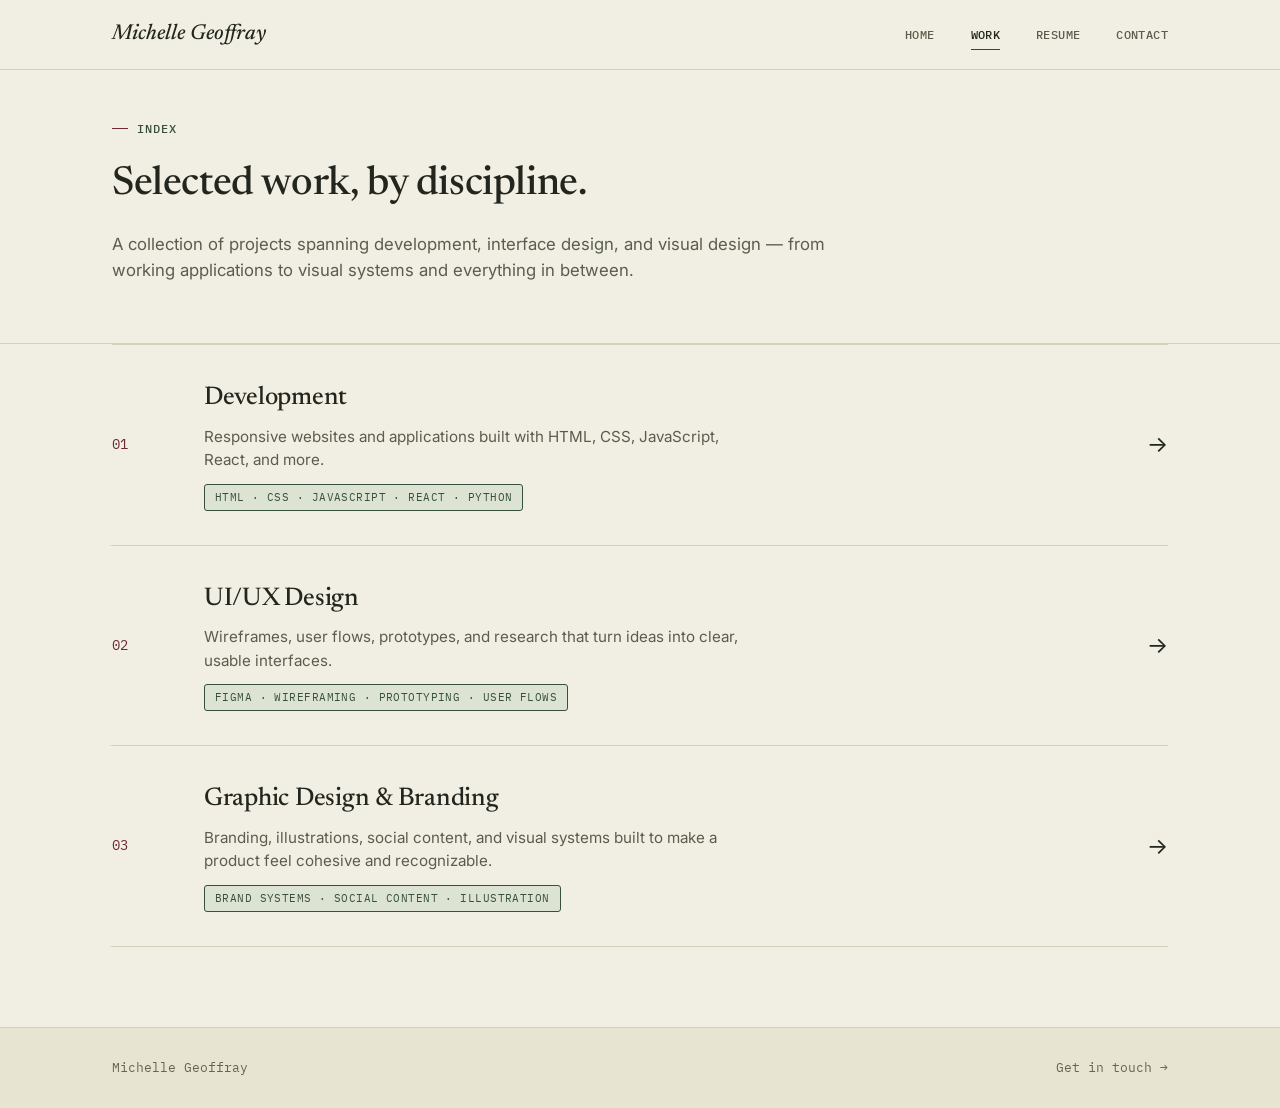
<file: work.html>
<!DOCTYPE html>
<html lang="en">
<head>
<meta charset="UTF-8">
<meta name="viewport" content="width=device-width, initial-scale=1.0">
<title>Work — Michelle Geoffray</title>
<meta name="description" content="Selected development, UI/UX, and design work by Michelle Geoffray.">
<link rel="preconnect" href="https://fonts.googleapis.com">
<link rel="preconnect" href="https://fonts.gstatic.com" crossorigin>
<link href="https://fonts.googleapis.com/css2?family=Newsreader:ital,wght@0,400;0,500;0,600;1,400;1,500&family=Inter:wght@400;500;600;700&family=IBM+Plex+Mono:wght@400;500&family=IBM+Plex+Sans:wght@500;600&display=swap" rel="stylesheet">
<link rel="stylesheet" href="styles.css">
</head>
<body>

<a class="skip-link" href="#main">Skip to content</a>

<header class="site-header">
  <div class="header-inner">
    <a class="logo" href="index.html" aria-label="Michelle Geoffray, home">
      <span class="logo-mark">Michelle Geoffray</span>
    </a>
    <nav class="site-nav" aria-label="Primary">
      <a href="index.html">Home</a>
      <a href="work.html">Work</a>
      <a href="resume.html">Resume</a>
      <a href="contact.html">Contact</a>
    </nav>
    <button class="nav-burger" id="navBurger" aria-expanded="false" aria-controls="mobileNav" aria-label="Open menu">
      <span></span><span></span><span></span>
    </button>
  </div>
  <div class="mobile-nav" id="mobileNav">
    <a href="index.html">Home</a>
    <a href="work.html">Work</a>
    <a href="resume.html">Resume</a>
    <a href="contact.html">Contact</a>
  </div>
</header>

<main id="main">

  <section class="page-hero">
    <div class="section-inner">
      <p class="eyebrow">Index</p>
      <h1 class="section-title" style="max-width:22ch;">Selected work, by discipline.</h1>
      <p class="section-lede">A collection of projects spanning development, interface design, and visual design — from working applications to visual systems and everything in between.</p>
    </div>
  </section>

  <section style="padding-top:0;">
    <div class="section-inner">
      <div class="index-list">

        <a class="index-row index-row--dev reveal" href="development.html">
          <span class="index-num">01</span>
          <div class="index-main">
            <h3>Development</h3>
            <p>Responsive websites and applications built with HTML, CSS, JavaScript, React, and more.</p>
            <span class="tag tag--forest">HTML · CSS · JavaScript · React · Python</span>
          </div>
          <div class="index-meta">
            <span class="index-arrow">→</span>
          </div>
          <pre class="row-fx row-fx--dev" aria-hidden="true">
&lt;!DOCTYPE html&gt;
&lt;html lang="en"&gt;
  &lt;head&gt;&lt;/head&gt;
  &lt;body&gt;&lt;/body&gt;
&lt;/html&gt;</pre>
          <span class="sr-only">Decorative: this row takes on a code-editor look, complete with a blinking cursor, on hover or focus.</span>
        </a>

        <a class="index-row index-row--uiux reveal" href="ui-ux.html">
          <span class="index-num">02</span>
          <div class="index-main">
            <h3>UI/UX Design</h3>
            <p>Wireframes, user flows, prototypes, and research that turn ideas into clear, usable interfaces.</p>
            <span class="tag tag--forest">Figma · Wireframing · Prototyping · User Flows</span>
          </div>
          <div class="index-meta">
            <span class="index-arrow">→</span>
          </div>
          <svg class="flow-fx" viewBox="0 0 180 56" aria-hidden="true" focusable="false">
            <rect class="flow-fx__box" x="2"   y="17" width="40" height="22" rx="2"/>
            <rect class="flow-fx__box" x="70"  y="17" width="40" height="22" rx="2"/>
            <rect class="flow-fx__box" x="138" y="17" width="40" height="22" rx="2"/>
            <line class="flow-fx__line" x1="42" y1="28" x2="70" y2="28"/>
            <line class="flow-fx__line" x1="110" y1="28" x2="138" y2="28"/>
            <path class="flow-fx__arrow" d="M64 23 L70 28 L64 33"/>
            <path class="flow-fx__arrow" d="M132 23 L138 28 L132 33"/>
          </svg>
          <span class="sr-only">Decorative: this row sketches a small three-step wireframe flow and switches its heading to an interface-label style on hover or focus.</span>
        </a>

        <a class="index-row index-row--design reveal" href="design.html">
          <span class="index-num">03</span>
          <div class="index-main">
            <h3>Graphic Design &amp; Branding</h3>
            <p>Branding, illustrations, social content, and visual systems built to make a product feel cohesive and recognizable.</p>
            <span class="tag tag--forest">Brand Systems · Social Content · Illustration</span>
          </div>
          <div class="index-meta">
            <span class="index-arrow">→</span>
          </div>
          <svg class="brush-fx" viewBox="0 0 170 60" aria-hidden="true" focusable="false">
            <path class="brush-fx__swoosh" d="M6 40 C 40 10, 90 55, 140 18" />
            <g class="brush-fx__pencil">
              <rect class="brush-fx__pencil-eraser" x="-30" y="-3.2" width="4" height="6.4" rx="1"/>
              <rect class="brush-fx__pencil-body" x="-26" y="-3.2" width="18" height="6.4"/>
              <path class="brush-fx__pencil-tip" d="M0 0 L-8 -3.2 L-8 3.2 Z"/>
            </g>
            <circle class="brush-fx__spark brush-fx__spark--1" cx="150" cy="10" r="3"/>
            <circle class="brush-fx__spark brush-fx__spark--2" cx="159" cy="25" r="2.2"/>
            <circle class="brush-fx__spark brush-fx__spark--3" cx="145" cy="31" r="1.6"/>
          </svg>
          <span class="sr-only">Decorative: a small pencil sketches a brushstroke across this row, finishing with a couple of accent sparks, and its heading turns burgundy on hover or focus.</span>
        </a>

      </div>
    </div>
  </section>

</main>

<footer class="site-footer">
  <div class="section-inner footer-inner">
    <p>Michelle Geoffray</p>
    <a href="contact.html">Get in touch →</a>
  </div>
</footer>

<script src="script.js"></script>
</body>
</html>
</file>
<file: styles.css>
/* ==========================================================================
   TOKENS
   ========================================================================== */
:root{
  --paper:        #F1EFE3;
  --paper-alt:    #E8E4D2;
  --paper-deep:   #DEDAC4;
  --ink:          #23261E;
  --ink-soft:     #5B5D4C;
  --ink-faint:    #65664F;
  --forest:       #37503D;
  --forest-dark:  #263A2C;
  --forest-tint:  #DCE3D2;
  --burgundy:     #6E2A34;
  --burgundy-dark:#4A1B22;
  --burgundy-tint:#EFDCDC;
  --line:         #D6D1BC;
  --line-strong:  #B7B096;

  --font-display: 'Newsreader', 'Georgia', serif;
  --font-body: 'Inter', 'Segoe UI', sans-serif;
  --font-mono: 'IBM Plex Mono', 'Courier New', monospace;

  --container: 1120px;
  --radius: 5px;
  --ease: cubic-bezier(.22,.9,.32,1);
}

@media (prefers-reduced-motion: reduce){
  *, *::before, *::after{ animation-duration: 0.001ms !important; animation-iteration-count: 1 !important; transition-duration: 0.001ms !important; scroll-behavior: auto !important; }
}

/* ==========================================================================
   RESET
   ========================================================================== */
*, *::before, *::after{ box-sizing: border-box; margin:0; padding:0; }
html{ scroll-behavior: smooth; }
body{
  font-family: var(--font-body);
  background: var(--paper);
  color: var(--ink);
  line-height: 1.55;
  -webkit-font-smoothing: antialiased;
  /* clip (not hidden) so it doesn't become a scroll container and break
     position: sticky descendants (e.g. the comparison control on the UI/UX page) */
  overflow-x: clip;
}
img{ max-width:100%; display:block; }
a{ color: inherit; text-decoration: none; }
ul, ol{ list-style: none; }
button{ font: inherit; background:none; border:none; cursor:pointer; color:inherit; }
input{ font: inherit; }
h1,h2,h3,h4{ font-family: var(--font-display); font-weight: 500; letter-spacing: -0.01em; }
em, .ital{ font-style: italic; }

.skip-link{
  position:absolute; left:-999px; top:0; background:var(--ink); color:var(--paper);
  padding:12px 18px; z-index:200; font-family:var(--font-mono); font-size:.85rem;
}
.skip-link:focus{ left:12px; top:12px; }
:focus-visible{ outline: 2px solid var(--forest); outline-offset: 3px; }

.sr-only{
  position:absolute; width:1px; height:1px; padding:0; margin:-1px; overflow:hidden;
  clip:rect(0,0,0,0); white-space:nowrap; border:0;
}

/* ==========================================================================
   LAYOUT HELPERS
   ========================================================================== */
.section-inner{ max-width: var(--container); margin: 0 auto; padding: 0 32px; }
.eyebrow{
  font-family: var(--font-mono); font-size: .72rem; letter-spacing: .08em;
  text-transform: uppercase; color: var(--forest); display:flex; align-items:center; gap:9px;
  margin-bottom: 16px; font-weight:500;
}
.eyebrow::before{ content:''; width:16px; height:1px; background: var(--burgundy); display:inline-block; }
.section-title{ font-size: clamp(1.7rem, 3.2vw, 2.5rem); margin-bottom: 15px; max-width: 25ch; font-weight:500; }
.section-lede{ font-size: 1.05rem; color: var(--ink-soft); max-width: 65ch; margin-bottom: 20px; }

section{ padding: 80px 0; position:relative; }

.reveal{ opacity:0; transform: translateY(16px); transition: opacity .7s var(--ease), transform .7s var(--ease); }
.reveal.in-view{ opacity:1; transform:none; }

/* sprig divider ------------------------------------------------------------ */
.sprig{ display:flex; align-items:center; margin: 8px 0 34px; }
.sprig svg{ overflow: visible; }

/* buttons: rectangular, structured, no pills */
.btn{
  display:inline-flex; align-items:center; gap:10px; padding: 13px 24px;
  border-radius: var(--radius); font-weight:600; font-size:.92rem; transition: all .22s var(--ease);
  white-space: nowrap; font-family: var(--font-body); border: 1.5px solid transparent;
}
.btn-solid{ background: var(--forest); color: var(--paper); }
.btn-solid:hover{ background: var(--forest-dark); }
.btn-outline{ border-color: var(--ink); color: var(--ink); }
.btn-outline:hover{ background: var(--ink); color: var(--paper); }
.btn-burgundy{ background: var(--burgundy); color: var(--paper); }
.btn-burgundy:hover{ background: #5A2129; }
.btn-text{ font-family: var(--font-mono); font-size:.82rem; color: var(--forest); border-bottom:1px solid var(--forest); border-radius:0; padding:2px 0; }
.btn-text:hover{ color: var(--burgundy); border-color: var(--burgundy); }

.tag{
  font-family: var(--font-mono); font-size:.68rem; text-transform: uppercase; letter-spacing:.04em;
  border:1px solid var(--line-strong); padding:4px 10px; border-radius: 3px; color: var(--ink-soft);
}
.tag--forest{ border-color: var(--forest); color: var(--forest); background: var(--forest-tint); }
.tag--burgundy{ border-color: var(--burgundy); color: var(--burgundy); background: var(--burgundy-tint); }

/* ==========================================================================
   HEADER / NAV
   ========================================================================== */
.site-header{
  position: fixed; inset: 0 0 auto 0; z-index: 100;
  background: rgba(241,239,227,.9); backdrop-filter: blur(10px);
  border-bottom: 1px solid var(--line);
}
.header-inner{
  max-width: var(--container); margin:0 auto; padding: 18px 32px;
  display:flex; align-items:center; justify-content:space-between; gap: 24px;
}
.logo{ display:flex; align-items:baseline; gap:2px; }
.logo-mark{ font-family: var(--font-display); font-style: italic; font-weight:500; font-size:1.35rem; }
.site-nav{ display:flex; gap: 36px; font-size:.88rem; font-weight:500; }
.site-nav a{
  position: relative; padding: 4px 0; font-family: var(--font-mono); font-size:.78rem;
  letter-spacing:.03em; text-transform: uppercase; color: var(--ink-soft);
}
.site-nav a::after{
  content:''; position:absolute; left:0; right:100%; bottom:-2px; height:1.5px; background: var(--burgundy);
  transition: right .25s var(--ease);
}
.site-nav a:hover, .site-nav a.active{ color: var(--ink); }
.site-nav a:hover::after, .site-nav a.active::after{ right:0; }
.header-actions{ display:flex; align-items:center; gap: 18px; }
.nav-burger{ display:none; flex-direction:column; gap:5px; padding:6px; }
.nav-burger span{ width:22px; height:2px; background: var(--ink); display:block; }
.mobile-nav{ display:none; }

/* ==========================================================================
   HOME · HERO (matches Michelle's requested intro pattern)
   ========================================================================== */
.hero{ padding: 168px 0 100px; }
.hero-inner{
  max-width: var(--container); margin:0 auto; padding: 0 32px;
  display:grid; grid-template-columns: .95fr .8fr; gap: 72px; align-items:center;
}
.hero-greeting{ font-family: var(--font-mono); font-size:.8rem; color: var(--forest); letter-spacing:.06em; text-transform:uppercase; margin-bottom:18px; }
.hero-title{ font-size: clamp(2.6rem, 5.6vw, 4rem); line-height: 1.05; margin-bottom: 22px; }
.hero-title em{ color: var(--burgundy); }
.hero-bio{ font-size: 1.05rem; color: var(--ink-soft); max-width: 52ch; margin-bottom: 34px; }
.hero-actions{ display:flex; gap:14px; flex-wrap:wrap; }

.hero-portrait{ position:relative; justify-self:center; }
.portrait-mat{
  position:absolute; inset: 16px -16px -16px 16px; background: var(--forest);
  border-radius: 3px; z-index:0;
}
.portrait-frame{
  position:relative; z-index:1; width: 320px; max-width: 100%; aspect-ratio: 4/5;
  border-radius: 3px; overflow:hidden; border: 1.5px solid var(--ink);
  transform: rotate(-1.2deg); background: var(--forest-tint);
  display:flex; align-items:center; justify-content:center;
}
.portrait-frame img{ width:100%; height:100%; object-fit: cover; }
.portrait-frame.no-photo img{ display:none; }
.portrait-fallback{ display:none; flex-direction:column; align-items:center; gap: 10px; text-align:center; padding: 20px; }
.portrait-frame.no-photo .portrait-fallback{ display:flex; }
.portrait-fallback .initials{ font-family: var(--font-display); font-style:italic; font-size: 2.4rem; color: var(--forest-dark); }
.portrait-fallback p{ font-family: var(--font-mono); font-size:.68rem; color: var(--ink-soft); max-width: 20ch; }
.portrait-sprig{ position:absolute; bottom:-14px; left:-26px; z-index:2; }

/* pillars ------------------------------------------------------------------ */
.pillars{ background: var(--paper-alt); }
.pillar-grid{ display:grid; grid-template-columns: repeat(3, 1fr); gap: 1px; background: var(--line); border: 1px solid var(--line); margin-top: 12px; }
.pillar{ background: var(--paper-alt); padding: 36px 30px; display:flex; flex-direction:column; gap: 12px; transition: background .25s; }
.pillar:hover{ background: var(--paper); }
.pillar-num{ font-family: var(--font-mono); font-size:.72rem; color: var(--burgundy); }
.pillar h3{ font-size: 1.25rem; }
.pillar p{ color: var(--ink-soft); font-size: .92rem; flex:1; }
.pillar .btn-text{ align-self:flex-start; }

/* skills-in-action (used on Development page) ------------------------------ */
.demo-grid{ display:grid; grid-template-columns: repeat(3, 1fr); gap: 20px; }
.demo-card{
  background: var(--paper-alt); border: 1px solid var(--line); border-radius: var(--radius);
  padding: 18px 18px 22px; display:flex; flex-direction:column; gap: 12px;
}
.demo-card h3{ font-size: .98rem; font-family: var(--font-body); font-weight:600; }
.demo-card p{ font-size: .85rem; color: var(--ink-soft); }
.demo-stage{
  height: 158px; border-radius: 4px; background: var(--paper-deep); overflow:hidden; position:relative;
  display:flex; align-items:center; justify-content:center;
}
.hover-tile{ width:100%; height:100%; position:relative; background: var(--forest); display:flex; align-items:center; justify-content:center; cursor:pointer; }
.hover-tile__base{ color: var(--paper); font-family: var(--font-mono); font-size:.82rem; transition: opacity .3s; }
.hover-tile__reveal{
  position:absolute; inset:0; background: var(--burgundy); color:#fff; display:flex; flex-direction:column;
  align-items:center; justify-content:center; gap:4px; opacity:0; transform: translateY(8px);
  transition: all .3s var(--ease); text-align:center; padding: 0 14px; font-size:.78rem;
}
.hover-tile__reveal strong{ font-family: var(--font-display); font-size:.95rem; font-weight:500; }
.hover-tile:hover .hover-tile__base,
.hover-tile.is-open .hover-tile__base{ opacity:0; }
.hover-tile:hover .hover-tile__reveal,
.hover-tile.is-open .hover-tile__reveal{ opacity:1; transform:none; }

.mini-gallery{ width:100%; height:100%; position:relative; }
.mini-gallery__track{ display:flex; height:100%; transition: transform .5s var(--ease); }
.mini-gallery__track li{
  min-width:100%; height:100%; background: var(--c); color:#fff; display:flex; flex-direction:column;
  align-items:center; justify-content:center; font-family: var(--font-display); font-weight:500; font-size:1.1rem; gap:4px;
}
.mini-gallery__track li span{ font-family: var(--font-mono); font-weight:400; font-size:.7rem; opacity:.85; }
.gallery-arrow{
  position:absolute; top:50%; transform:translateY(-50%); width: 26px; height:26px; border-radius:50%;
  background: rgba(255,255,255,.85); font-size:1.05rem; display:flex; align-items:center; justify-content:center;
}
.gallery-arrow:hover{ background:#fff; }
.gallery-arrow--prev{ left:8px; } .gallery-arrow--next{ right:8px; }
.gallery-pause{
  position:absolute; bottom:8px; left:8px; width:20px; height:20px; border-radius:50%;
  background: rgba(255,255,255,.85); color: var(--ink); font-size:.5rem; line-height:1;
  display:flex; align-items:center; justify-content:center; letter-spacing:-1px;
}
.gallery-pause:hover{ background:#fff; }
.gallery-dots{ position:absolute; bottom:10px; left:50%; transform:translateX(-50%); display:flex; gap:6px; }
.gallery-dots button{ width:6px; height:6px; border-radius:50%; background: rgba(255,255,255,.55); }
.gallery-dots button.active{ background:#fff; width:15px; border-radius:3px; }

.resize-demo{
  width: 74%; height: 84%; background: var(--paper); border: 1.5px solid var(--line-strong); border-radius:4px;
  position:relative; padding: 10px; min-width: 88px; max-width: 100%;
}
.resize-demo__badge{
  font-family: var(--font-mono); font-size:.62rem; color: var(--forest); border:1px solid var(--forest);
  display:inline-block; padding:2px 7px; border-radius: 3px; margin-bottom:8px;
}
.resize-demo__grid{ display:grid; grid-template-columns: repeat(2,1fr); gap:6px; height: calc(100% - 26px); }
.resize-demo__grid span{ background: var(--forest-tint); border-radius:3px; }
.resize-demo.is-narrow .resize-demo__grid{ grid-template-columns: 1fr; }
.resize-demo.is-narrow .resize-demo__badge{ color: var(--burgundy); border-color: var(--burgundy); }
.resize-handle{
  position:absolute; top:50%; right:-14px; transform: translateY(-50%) rotate(90deg); cursor: ew-resize;
  font-size:.7rem; color: var(--ink-faint); letter-spacing:1px; touch-action:none;
}

.zoom-tile{
  width:100%; height:100%; position:relative; cursor: crosshair; overflow:hidden;
  background: var(--forest-tint) url('assets/development/zoom_img.png') center/cover no-repeat;
}
.zoom-lens{
  position:absolute; width:100px; height:100px; border-radius:50%; border:2px solid var(--paper);
  box-shadow: 0 6px 18px rgba(0,0,0,.2); pointer-events:none; opacity:0; transition: opacity .2s;
  background-image: url('assets/development/zoom_img.png'); background-repeat:no-repeat;
}
.zoom-tile:hover .zoom-lens{ opacity:1; }

.validate-demo{ width:82%; display:flex; flex-direction:column; gap:10px; align-items:center; }
.validate-demo__input{
  width:100%; padding:9px 12px; border-radius:4px; border:1.5px solid var(--line-strong);
  background: var(--paper); font-family: var(--font-mono); font-size:.82rem; color: var(--ink);
  transition: border-color .2s;
}
.validate-demo__input:focus-visible{ outline:none; border-color: var(--forest); }
.validate-demo__input.is-valid{ border-color: var(--forest); }
.validate-demo__input.is-invalid{ border-color: var(--burgundy); }
.validate-demo__msg{ font-family: var(--font-mono); font-size:.7rem; color: var(--ink-faint); text-align:center; min-height:1.3em; }
.validate-demo__msg.is-valid{ color: var(--forest); }
.validate-demo__msg.is-invalid{ color: var(--burgundy); }

.follow-demo{ display:flex; flex-direction:column; align-items:center; gap:8px; }
.follow-demo__row{ display:flex; align-items:center; gap:8px; }
.follow-demo__avatar{ font-size:1.3rem; }
.follow-demo__name{ font-family: var(--font-mono); font-size:.8rem; color: var(--ink); }
.follow-demo__count{ font-family: var(--font-mono); font-size:.68rem; color: var(--ink-soft); }
.follow-demo__btn{
  padding:7px 20px; border-radius:20px; border:1.5px solid var(--forest); background: var(--forest); color:#fff;
  font-family: var(--font-mono); font-size:.76rem; font-weight:600; cursor:pointer; transition: all .2s;
}
.follow-demo__btn[aria-pressed="true"]{ background: var(--paper); color: var(--forest); }
.follow-demo__btn:hover{ opacity:.85; }

/* compact featured-project cards (Development page) */
.feat-project{ padding: 36px 0; border-top: 1px solid var(--line); }
.feat-project:first-child{ border-top:none; }
.feat-project__head{ display:flex; justify-content:space-between; align-items:flex-start; gap:20px; flex-wrap:wrap; margin-bottom:6px; }
.feat-project__head h2{ font-size:1.3rem; }
.feat-project__kicker{
  font-family: var(--font-mono); font-size:.7rem; text-transform:uppercase; letter-spacing:.05em;
  color: var(--forest); margin-top:4px;
}
.feat-project .desc{ font-size:.92rem; max-width:64ch; margin: 10px 0 18px; color: var(--ink-soft); }
.feat-project__shots{ display:grid; grid-template-columns: 1.3fr 1fr; gap:14px; margin-bottom:16px; }
.feat-project__shot{ display:flex; flex-direction:column; gap:6px; }
.feat-project__frame{
  border:1px solid var(--line); border-radius:4px; overflow:hidden; height:220px; background: var(--paper-alt);
}
.feat-project__frame img{ width:100%; height:100%; object-fit:cover; object-position: top center; display:block; }
.feat-project__shot figcaption{ font-family: var(--font-mono); font-size:.68rem; color: var(--ink-faint); }
.feat-project .tech-tags{ margin-bottom:14px; }

/* development work grid — independent projects + coursework (Development page) */
.coursework-grid{ display:grid; grid-template-columns: repeat(5, 1fr); gap: 16px 18px; margin-top: 16px; }
.coursework-item{ border-left:2px solid var(--line-strong); padding-left:14px; display:flex; flex-direction:column; gap:8px; }
.coursework-item p{ font-size:.82rem; color: var(--ink-soft); }
.coursework-item p strong{ color: var(--ink); }
.coursework-item__live{ font-family: var(--font-mono); font-size:.64rem; color: var(--forest); }

@media (max-width: 1100px){
  .coursework-grid{ grid-template-columns: repeat(3, 1fr); }
}
@media (max-width: 900px){
  .feat-project__shots{ grid-template-columns: 1fr 1fr; }
  .feat-project__frame{ height:180px; }
}
@media (max-width: 700px){
  .coursework-grid{ grid-template-columns: repeat(2, 1fr); }
}
@media (max-width: 560px){
  .feat-project__shots{ grid-template-columns: 1fr; }
}
@media (max-width: 460px){
  .coursework-grid{ grid-template-columns: 1fr; }
}

/* ==========================================================================
   WORK INDEX (table-of-contents style)
   ========================================================================== */
.index-list{ border-top: 1px solid var(--line); }
.index-row{
  display:grid; grid-template-columns: 64px 1fr auto; align-items:center; gap: 28px;
  padding: 34px 0; border-bottom: 1px solid var(--line); border-left:3px solid transparent; margin-left:-3px;
  transition: padding-left .3s var(--ease), border-left-color .3s var(--ease);
  position:relative; overflow:clip;
}
.index-row:hover{ padding-left: 12px; }
.index-num{ font-family: var(--font-mono); color: var(--burgundy); font-size:.85rem; }
.index-main h3{ font-size: 1.6rem; margin-bottom: 6px; transition: color .3s var(--ease), font-family 0s, letter-spacing .3s var(--ease); }
.index-main p{ color: var(--ink-soft); font-size: .95rem; max-width: 56ch; }
.index-main .tag{ display:inline-block; margin-top: 12px; }
.index-meta{ display:flex; flex-direction:column; align-items:flex-end; gap:8px; }
.index-count{ font-family: var(--font-mono); font-size:.72rem; color: var(--ink-faint); }
.index-arrow{ font-size:1.4rem; color: var(--ink); transition: transform .3s var(--ease); }
.index-row:hover .index-arrow{ transform: translateX(6px); color: var(--burgundy); }
.index-row__note{ position:static; } /* sr-only utility already handles visual hiding */

/* content sits above every hover decoration below */
.index-num, .index-main, .index-meta{ position:relative; z-index:1; }

/*
  Each category row plays its motif on :hover and :focus-within (mouse + keyboard).
  Devices that can't hover (hover:none — phones, tablets) instead play it once,
  automatically, the moment the row scrolls into view (.in-view is added by the
  existing scroll-reveal observer in script.js), so the effect still shows up
  at every screen size. prefers-reduced-motion (handled globally above) collapses
  all of this to an instant, non-animated end state either way.
*/

/* ---- 01 Development: techy / terminal hover ---- */
.index-row--dev::before{
  content:""; position:absolute; inset:0; pointer-events:none;
  background: repeating-linear-gradient(0deg, transparent 0 3px, rgba(55,80,61,.05) 3px 4px);
  opacity:0; transition: opacity .35s var(--ease);
}
.index-row--dev:hover::before, .index-row--dev:focus-within::before{ opacity:1; }
.index-row--dev:hover, .index-row--dev:focus-within{ border-left-color: var(--forest); }
.row-fx--dev{
  position:absolute; top:50%; right:min(20px,4%); transform: translate(4%, -50%);
  margin:0; background:none; border:0;
  font-family: var(--font-mono); font-size:clamp(.56rem, 2.1vw, .72rem); line-height:1.5; letter-spacing:.01em;
  color: var(--forest); pointer-events:none; opacity:0;
  transition: opacity .4s var(--ease), transform .5s var(--ease);
}
.index-row--dev:hover .row-fx--dev, .index-row--dev:focus-within .row-fx--dev{
  opacity:.2; transform: translate(0,-50%);
}
.index-row--dev:hover h3, .index-row--dev:focus-within h3{ font-family: var(--font-mono); letter-spacing:-0.02em; }
.index-row--dev h3::after{ content:"_"; display:inline-block; margin-left:3px; color: var(--forest); opacity:0; }
.index-row--dev:hover h3::after, .index-row--dev:focus-within h3::after{
  opacity:1; animation: fx-caret-blink 1s steps(1,end) infinite;
}
@keyframes fx-caret-blink{ 0%,49%{ opacity:1; } 50%,100%{ opacity:0; } }

/* ---- 02 UI/UX: wireframe / user-flow draw-in + interface-label font ---- */
.flow-fx{
  position:absolute; right:min(72px,4%); top:50%; transform:translateY(-50%);
  width:min(180px,42%); aspect-ratio: 180/56; height:auto; pointer-events:none;
}
.flow-fx__box{
  fill:none; stroke: var(--forest); stroke-width:1.5;
  stroke-dasharray:124; stroke-dashoffset:124; opacity:0;
  transition: stroke-dashoffset .6s var(--ease), opacity .3s var(--ease);
}
.flow-fx__line{
  stroke: var(--forest); stroke-width:1.5; stroke-dasharray:28; stroke-dashoffset:28; opacity:0;
  transition: stroke-dashoffset .5s var(--ease) .3s, opacity .3s var(--ease) .3s;
}
.flow-fx__arrow{
  fill:none; stroke: var(--forest); stroke-width:1.5; stroke-linecap:round; stroke-linejoin:round; opacity:0;
  transition: opacity .3s var(--ease) .6s;
}
.index-row--uiux:hover .flow-fx__box, .index-row--uiux:focus-within .flow-fx__box{ stroke-dashoffset:0; opacity:.55; }
.index-row--uiux:hover .flow-fx__line, .index-row--uiux:focus-within .flow-fx__line{ stroke-dashoffset:0; opacity:.55; }
.index-row--uiux:hover .flow-fx__arrow, .index-row--uiux:focus-within .flow-fx__arrow{ opacity:.55; }
.index-row--uiux:hover, .index-row--uiux:focus-within{ border-left-color: var(--forest); }
.index-row--uiux:hover h3, .index-row--uiux:focus-within h3{
  font-family: 'IBM Plex Sans', var(--font-body); font-weight:600;
  text-transform:uppercase; letter-spacing:.05em; font-size:1.25rem;
}

/* ---- 03 Graphic Design & Branding: pencil sketches the brushstroke ---- */
.brush-fx{
  position:absolute; right:min(72px,4%); top:50%; transform:translateY(-50%);
  width:min(170px,40%); aspect-ratio: 170/60; height:auto; pointer-events:none;
}
.brush-fx__swoosh{
  fill:none; stroke: var(--burgundy); stroke-width:2.5; stroke-linecap:round;
  stroke-dasharray:180; stroke-dashoffset:180; opacity:0;
  transition: stroke-dashoffset .8s var(--ease), opacity .3s var(--ease);
}
/* the pencil's own path data puts its tip at local (0,0); pivoting and
   translating from that same point (via transform-origin) means the tip
   itself travels exactly along the swoosh's start/end points while the
   body/eraser stay kicked out at a fixed angle above the line — like a
   pencil actually held at an angle, instead of lying flat on top of the
   stroke it's drawing. (Plain `transform` is used here rather than the
   newer `offset-path` motion-path API, whose path() coordinates are read
   in a different space than the SVG viewBox and don't line up with it.) */
.brush-fx__pencil{
  opacity:0;
  transform-box: fill-box; transform-origin: 100% 50%;
  transform: translate(6px, 40px) rotate(-73deg); /* resting at the swoosh's start point */
  transition: opacity .25s var(--ease), transform .8s var(--ease);
}
.brush-fx__pencil-eraser{ fill: var(--burgundy); }
.brush-fx__pencil-body{ fill: var(--ink-soft); }
.brush-fx__pencil-tip{ fill: var(--ink); }
.brush-fx__spark{ opacity:0; transform-origin:center; transform:scale(0); transition: opacity .3s var(--ease), transform .35s var(--ease); }
.brush-fx__spark--1{ fill: var(--forest); transition-delay: .85s; }
.brush-fx__spark--2{ fill: var(--burgundy); transition-delay: .95s; }
.brush-fx__spark--3{ fill: var(--forest); transition-delay: 1.05s; }
.index-row--design:hover .brush-fx__swoosh, .index-row--design:focus-within .brush-fx__swoosh{ stroke-dashoffset:0; opacity:.6; }
.index-row--design:hover .brush-fx__pencil, .index-row--design:focus-within .brush-fx__pencil{
  opacity:.95; transform: translate(140px, 18px) rotate(-73deg); /* travels to the swoosh's end point */
}
.index-row--design:hover .brush-fx__spark, .index-row--design:focus-within .brush-fx__spark{ opacity:.75; transform:scale(1); }
.index-row--design:hover h3, .index-row--design:focus-within h3{ color: var(--burgundy); letter-spacing:.01em; }
.index-row--design .tag{ transition: transform .3s var(--ease); }
.index-row--design:hover .tag, .index-row--design:focus-within .tag{ transform: translateY(-2px); }
.index-row--design:hover, .index-row--design:focus-within{ border-left-color: var(--burgundy); }

/* ---- touch / no-hover devices: play each motif once as its row arrives ---- */
@media (hover: none){
  .index-row--dev.in-view::before{ opacity:1; }
  .index-row--dev.in-view{ border-left-color: var(--forest); }
  .index-row--dev.in-view .row-fx--dev{ opacity:.2; transform: translate(0,-50%); }
  .index-row--dev.in-view h3{ font-family: var(--font-mono); letter-spacing:-0.02em; }
  .index-row--dev.in-view h3::after{ opacity:1; animation: fx-caret-blink 1s steps(1,end) infinite; }

  .index-row--uiux.in-view .flow-fx__box{ stroke-dashoffset:0; opacity:.55; }
  .index-row--uiux.in-view .flow-fx__line{ stroke-dashoffset:0; opacity:.55; }
  .index-row--uiux.in-view .flow-fx__arrow{ opacity:.55; }
  .index-row--uiux.in-view{ border-left-color: var(--forest); }
  .index-row--uiux.in-view h3{
    font-family: 'IBM Plex Sans', var(--font-body); font-weight:600;
    text-transform:uppercase; letter-spacing:.05em; font-size:1.25rem;
  }

  .index-row--design.in-view .brush-fx__swoosh{ stroke-dashoffset:0; opacity:.6; }
  .index-row--design.in-view .brush-fx__pencil{ opacity:.95; transform: translate(140px, 18px) rotate(-73deg); }
  .index-row--design.in-view .brush-fx__spark{ opacity:.75; transform:scale(1); }
  .index-row--design.in-view h3{ color: var(--burgundy); letter-spacing:.01em; }
  .index-row--design.in-view .tag{ transform: translateY(-2px); }
  .index-row--design.in-view{ border-left-color: var(--burgundy); }
}

/* ---- narrow rows: the motif no longer fits as a background layer behind the
   text, so it drops out of the absolute overlay and becomes its own block
   below the tag instead, spanning the same column the text sits in ---- */
@media (max-width: 980px){
  /* order the row's pieces explicitly so the motif always lands under the
     tag and above the arrow, regardless of where its markup sits in the DOM */
  .index-main{ order:1; }
  .row-fx--dev, .flow-fx, .brush-fx{ order:2; }
  .index-meta{ order:3; }

  .row-fx--dev, .flow-fx, .brush-fx{
    position:static; grid-column: 2 / -1; right:auto; top:auto; transform:none;
    width:100%; max-width:230px; height:auto;
    max-height:0; margin-top:0; overflow:hidden;
    transition: opacity .4s var(--ease), max-height .4s var(--ease), margin-top .4s var(--ease);
  }
  .flow-fx{ aspect-ratio:180/56; }
  .brush-fx{ aspect-ratio:170/60; }

  /* the un-prefixed hover/focus rules above set transform: translate(0,-50%)
     for the wide, absolutely-positioned layout (vertical centering) — reset
     it here so it can't leak into this static, in-flow layout and shift the
     block up out of its own reserved space */
  .index-row--dev:hover .row-fx--dev, .index-row--dev:focus-within .row-fx--dev{
    max-height:110px; margin-top:14px; opacity:.42; transform:none;
  }
  .index-row--uiux:hover .flow-fx, .index-row--uiux:focus-within .flow-fx{
    max-height:90px; margin-top:14px;
  }
  .index-row--design:hover .brush-fx, .index-row--design:focus-within .brush-fx{
    max-height:100px; margin-top:14px;
  }
}
@media (max-width: 980px) and (hover: none){
  .index-row--dev.in-view .row-fx--dev{ max-height:110px; margin-top:14px; opacity:.42; transform:none; }
  .index-row--uiux.in-view .flow-fx{ max-height:90px; margin-top:14px; }
  .index-row--design.in-view .brush-fx{ max-height:100px; margin-top:14px; }
}
/* smaller phones: shrink the motif itself rather than just the space around it */
@media (max-width: 560px){
  .row-fx--dev, .flow-fx, .brush-fx{ max-width:170px; }
  .row-fx--dev{ font-size:clamp(.5rem, 1.9vw, .6rem); }

  .index-row--dev:hover .row-fx--dev, .index-row--dev:focus-within .row-fx--dev{ max-height:82px; }
  .index-row--uiux:hover .flow-fx, .index-row--uiux:focus-within .flow-fx{ max-height:68px; }
  .index-row--design:hover .brush-fx, .index-row--design:focus-within .brush-fx{ max-height:76px; }
}
@media (max-width: 560px) and (hover: none){
  .index-row--dev.in-view .row-fx--dev{ max-height:82px; }
  .index-row--uiux.in-view .flow-fx{ max-height:68px; }
  .index-row--design.in-view .brush-fx{ max-height:76px; }
}

/* ==========================================================================
   PROJECT / CASE STUDY BLOCKS (Development, UI/UX, Design pages)
   ========================================================================== */
.page-hero{ padding: 120px 0 40px; border-bottom: 1px solid var(--line); }
.page-hero .section-title{ max-width: 26ch; }

.catalog{ display:flex; flex-direction:column; }
.catalog-item{ display:grid; grid-template-columns: 90px 1fr; gap: 32px; padding: 48px 0; border-top: 1px solid var(--line); }
.catalog-item:last-child{ border-bottom: 1px solid var(--line); }
.catalog-num{ font-family: var(--font-mono); font-size:.85rem; color: var(--burgundy); padding-top: 6px; }
.catalog-item h3{ font-size: 1.5rem; margin-bottom: 10px; }
.catalog-item > div > p.desc{ color: var(--ink-soft); max-width: 62ch; margin-bottom: 18px; }
.tech-tags{ display:flex; flex-wrap:wrap; gap:8px; margin-bottom: 18px; }
.catalog-links{ display:flex; gap: 18px; }

.facet-grid{ display:grid; grid-template-columns: repeat(2, 1fr); gap: 22px; margin-top: 10px; }
.facet{ border-left: 2px solid var(--forest); padding-left: 16px; }
.facet h3{ font-family: var(--font-body); font-weight:600; font-size:.95rem; margin-bottom: 6px; }
.facet p{ color: var(--ink-soft); font-size: .88rem; }

.case-block{ padding: 72px 0; border-top: 1px solid var(--line); }
.case-block:first-child{ border-top:none; }
.case-head{ display:flex; justify-content:space-between; align-items:flex-end; gap: 24px; flex-wrap:wrap; margin-bottom: 28px; }
.case-head h2, .case-head h3{ font-size: 1.9rem; max-width: 24ch; }
.case-block .desc{ color: var(--ink-soft); max-width: 68ch; margin-bottom: 28px; font-size: 1rem; }

/* --- UX flow stepper: click-through wireframe/flow screens (UI/UX page) --- */
.uxflow{
  margin-top: 8px; background: var(--paper-alt); border: 1px solid var(--line);
  border-radius: var(--radius); padding: 20px; display:flex; flex-direction:column; gap: 16px;
}
.uxflow__steps{ border:none; padding:0; margin:0; display:flex; flex-wrap:wrap; gap:8px; }
.uxflow__step{
  position:relative; display:inline-flex; align-items:center; gap:7px; cursor:pointer;
  border: 1px solid var(--line-strong); border-radius: 20px; padding: 6px 14px 6px 6px;
  font-family: var(--font-mono); font-size:.72rem; color: var(--ink-soft); background: var(--paper);
  transition: background .2s var(--ease), color .2s var(--ease), border-color .2s var(--ease);
}
.uxflow__step input{
  position:absolute; width:1px; height:1px; padding:0; margin:-1px; overflow:hidden;
  clip:rect(0,0,0,0); white-space:nowrap; border:0;
}
.uxflow__step-num{
  display:inline-flex; align-items:center; justify-content:center; width:18px; height:18px;
  border-radius:50%; background: var(--paper-alt); font-size:.62rem; color: var(--ink-faint); flex-shrink:0;
}
.uxflow__step:hover{ border-color: var(--forest); color: var(--ink); }
.uxflow__step:has(input:checked){ background: var(--forest); border-color: var(--forest); color:#fff; font-weight:600; }
.uxflow__step:has(input:checked) .uxflow__step-num{ background: rgba(255,255,255,.25); color:#fff; }
.uxflow__step:has(input:focus-visible){ outline: 2px solid var(--forest); outline-offset: 2px; }

.uxflow__stage{ display:flex; align-items:center; gap:10px; }
.uxflow__nav{
  flex:0 0 auto; width:36px; height:36px; border-radius:50%; border: 1px solid var(--line-strong);
  background: var(--paper); display:flex; align-items:center; justify-content:center; font-size:1.15rem;
  color: var(--ink-soft); cursor:pointer; transition: border-color .2s, color .2s;
}
.uxflow__nav:hover{ border-color: var(--forest); color: var(--forest); }
.uxflow__nav--prev{ order:1; }
.uxflow__frame{
  order:2; flex:1 1 auto; min-height: 260px; background: var(--paper); border: 1px solid var(--line);
  border-radius: 4px; padding: 20px; display:flex; align-items:center; justify-content:center; overflow:hidden;
}
.uxflow__nav--next{ order:3; }

.uxflow__panel{ display:none; width:100%; }
.uxflow__panel.is-active{ display:flex; flex-direction:column; align-items:center; gap:16px; }
.uxflow__panel-imgs{ display:flex; flex-wrap:wrap; gap:16px; justify-content:center; width:100%; }
.uxflow__imgbtn{ display:block; cursor:zoom-in; border:none; background:none; padding:0; max-width:100%; }
.uxflow__imgbtn img{
  display:block; max-width:100%; max-height:480px; width:auto; height:auto; object-fit:contain;
  border: 1px solid var(--line); border-radius:4px; background:#fff; transition: transform .3s var(--ease);
}
.uxflow__imgbtn:hover img{ transform: scale(1.015); }
.uxflow__panel-caption{ max-width:62ch; text-align:center; color: var(--ink-soft); font-size:.9rem; line-height:1.55; }
.uxflow__panel-caption strong{ color: var(--ink); }

@media (max-width: 640px){
  .uxflow{ padding:14px; gap:12px; }
  .uxflow__stage{ flex-wrap:wrap; }
  .uxflow__frame{ order:1; flex-basis:100%; padding:12px; }
  .uxflow__nav--prev{ order:2; margin-left:auto; margin-right:8px; }
  .uxflow__nav--next{ order:3; margin-right:auto; }
  .uxflow__imgbtn img{ max-height:340px; }
}

/* ==========================================================================
   THIS SITE, MAPPED (UI/UX page)
   1 · sitemap = information-architecture overview (clickable nodes)
   2 · pagecompare = large wireframe -> interface reveal for the selected page
   ========================================================================== */
.sitemap{ margin-top: 10px; }

/* the reveal slide (translateY) would become the containing block for the
   sticky control below and break/offset its sticky positioning — keep only
   the opacity fade for this section. */
.case-block--sitemap.reveal{ transform: none; }

/* -- 1 · the information-architecture diagram --------------------------- */
.sitemap__ia{ padding: 22px 0 24px; border-block: 1px solid var(--line); }
.sitemap__maplabel{
  font-family: var(--font-mono); font-size:.62rem; letter-spacing:.16em; text-transform:uppercase;
  color: var(--ink-faint); text-align:center;
}
.sitemap__mapwrap{ margin: 16px 0 8px; }
.sitemap__map{
  position:relative; margin-inline:auto;
  width: 100%; max-width: 900px;
  aspect-ratio: 1000 / 660;
}

/* connector lines — svg stretches with the box (preserveAspectRatio=none) so
   endpoints track the %-positioned nodes at any width; non-scaling-stroke keeps
   the line weight and dashes crisp regardless of that stretch. */
.sitemap__wires{
  position:absolute; inset:0; width:100%; height:100%;
  overflow:visible; pointer-events:none;
}
.edge{
  fill:none; stroke: var(--line-strong); stroke-linecap: round;
  vector-effect: non-scaling-stroke;
  transition: stroke .3s var(--ease), stroke-width .3s var(--ease), opacity .3s var(--ease);
}
.edge--primary{ stroke-width: 2; opacity: .62; }
.edge--secondary{ stroke-width: 1.4; stroke-dasharray: 2.5 6; opacity: .34; }
/* once a page is chosen, the unrelated lines recede */
.sitemap__map.has-selection .edge--primary{ opacity: .2; }
.sitemap__map.has-selection .edge--secondary{ opacity: .12; }
/* the chosen route lights up — primary stays bolder & solid, secondary stays dashed & quiet */
.edge.is-lit{ stroke: var(--forest); }
.sitemap__map.has-selection .edge--primary.is-lit{ stroke-width: 2.6; opacity: 1; }
.sitemap__map.has-selection .edge--secondary.is-lit{ stroke-width: 1.7; opacity: .6; }

/* nodes — absolutely placed on the diagram, anchored top-centre */
.smnode{
  position:absolute; transform: translateX(-50%);
  display:flex; flex-direction:column; gap:6px;
  width: 17%; padding: 6px; border: 1px solid var(--line); border-radius: 5px;
  background: var(--paper); color: inherit; cursor: pointer; text-align:center; z-index:1;
  transition: border-color .2s var(--ease), background-color .2s var(--ease), box-shadow .2s var(--ease);
}
.smnode:hover{ border-color: var(--line-strong); }
.smnode:focus-visible{ outline: 2px solid var(--forest); outline-offset: 3px; z-index:2; }
/* static wireframe thumbnail — never changes on interaction */
.smnode__thumb{
  display:block; aspect-ratio: 4 / 3; border-radius: 3px; overflow:hidden;
  background: var(--paper-alt); border: 1px solid var(--line);
}
.smnode__thumb img{
  width:100%; height:100%; object-fit: cover; object-position: left top;
}
.smnode__name{
  font-family: var(--font-mono); font-size:.8rem; font-weight:500; letter-spacing:.01em; color: var(--ink);
  line-height:1.25;
}
.smnode__here{
  position:absolute; top:-13px; left:50%; transform:translateX(-50%);
  font-family: var(--font-mono); font-size:.55rem; text-transform:uppercase; letter-spacing:.05em;
  background: var(--burgundy); color:#fff; padding:2px 8px; border-radius: 10px; white-space:nowrap; z-index:3;
}

.smnode.in-route{ border-color: var(--forest); }
.smnode.is-selected{
  border-color: var(--forest); background: var(--forest-tint);
  box-shadow: inset 0 0 0 1px var(--forest); z-index:2;
}
.smnode.is-selected .smnode__name{ color: var(--forest-dark); }

/* -- 2 · the selected-page comparison ------------------------------------- */
.pagecompare{
  --reveal: 50%;
  margin: 28px auto 0; max-width: 660px;
  display:flex; flex-direction:column; align-items:center; gap: 14px;
}
.pagecompare__head{ text-align:center; }
.pagecompare__title{
  font-family: var(--font-mono); font-size:.9rem; letter-spacing:.06em; text-transform:uppercase;
  color: var(--ink);
}
.pagecompare__sub{
  font-family: var(--font-mono); font-size:.66rem; letter-spacing:.16em; text-transform:uppercase;
  color: var(--forest); margin-top: 5px;
}
.pagecompare__desc{
  font-size:.82rem; color: var(--ink-soft); max-width: 48ch; margin: 6px auto 0;
}

/* control bar — sticks to the top of the viewport while the tall comparison
   scrolls past, then leaves with the section (bounded by .pagecompare). */
.pagecompare__control{
  position: sticky; top: 65px; z-index: 6;
  align-self: stretch;
  display:flex; justify-content:center;
  padding: 11px 16px;
  background: var(--paper);
  border-bottom: 1px solid var(--line);
}
.pagecompare__control-inner{
  display:flex; align-items:center; gap: 16px; width:100%; max-width: 480px;
}
.pagecompare__end{
  font-family: var(--font-mono); font-size:.64rem; letter-spacing:.12em; text-transform:uppercase;
  color: var(--ink-faint); flex-shrink:0;
}
.pagecompare__range{
  -webkit-appearance:none; appearance:none; flex:1; height: 2px; margin:0;
  background: linear-gradient(to right,
    var(--forest) 0%, var(--forest) var(--reveal),
    var(--line-strong) var(--reveal), var(--line-strong) 100%);
  border-radius: 2px; cursor: ew-resize;
}
.pagecompare__range:focus-visible{ outline: 2px solid var(--forest); outline-offset: 6px; }
.pagecompare__range::-webkit-slider-thumb{
  -webkit-appearance:none; appearance:none; width: 16px; height: 16px; border-radius: 50%;
  background: var(--paper); border: 1.5px solid var(--forest); box-shadow: 0 1px 3px rgba(0,0,0,.18);
  cursor: ew-resize; margin-top: -1px;
}
.pagecompare__range::-moz-range-thumb{
  width: 16px; height: 16px; border-radius: 50%;
  background: var(--paper); border: 1.5px solid var(--forest); box-shadow: 0 1px 3px rgba(0,0,0,.18);
  cursor: ew-resize;
}
.pagecompare__range::-moz-range-track{ height: 2px; background: var(--line-strong); border-radius:2px; }

/* consistent outer frame; width + height follow the selected page's aspect
   ratio (capped) so each wireframe/live pair shows contained, uncropped, and
   as large as the frame allows — never squeezed into a shared box. */
.pagecompare__viewer{
  position:relative;
  width: min(100%, calc(var(--ar, 0.75) * 1080px));
  aspect-ratio: var(--ar, 3 / 4); max-height: 1080px; margin-inline: auto;
  border: 1px solid var(--line); border-radius: 6px; overflow:hidden;
  background: var(--paper-alt);
}
/* on select: fade the stage out, swap the wireframe/live pair while it's hidden,
   fade back in — a clean cross-dissolve, no mid-swap flash. */
.pagecompare__stage{ position:absolute; inset:0; transition: opacity .22s ease; }
.pagecompare__viewer.is-swapping .pagecompare__stage{ opacity: 0; }
.pagecompare__img{
  position:absolute; inset:0; width:100%; height:100%;
  object-fit: contain; object-position: center top;
}
.pagecompare__img--wire{ background: var(--paper-alt); }
.pagecompare__img--live{
  background: var(--paper-alt);
  clip-path: inset(0 calc(100% - var(--reveal)) 0 0);
}
.pagecompare__seam{
  position:absolute; top:0; bottom:0; left: var(--reveal); width:1px;
  background: var(--forest); opacity:.45; pointer-events:none;
}

.pagecompare__open{
  font-family: var(--font-mono); font-size:.68rem; letter-spacing:.08em; text-transform:uppercase;
  color: var(--forest); border-bottom: 1px solid var(--line-strong); padding-bottom: 2px;
  transition: border-color .2s;
}
.pagecompare__open:hover{ border-bottom-color: var(--forest); }

@media (prefers-reduced-motion: reduce){
  .pagecompare__stage,
  .edge,
  .smnode{ transition: none; }
}
/* keep the whole diagram on screen without a horizontal scrollbar as it
   narrows — shrink the node chrome and give the rows more vertical room
   (the svg stretches to match) rather than clipping/scrolling. */
@media (max-width: 720px){
  .sitemap__map{ aspect-ratio: 1000 / 690; }
  .smnode{ width: 20%; padding: 5px; gap: 4px; }
  .smnode__thumb{ aspect-ratio: 2 / 1; }
  .smnode__name{ font-size: .64rem; letter-spacing: 0; }
  .smnode__here{ font-size:.5rem; padding:2px 6px; top:-11px; }
  .pagecompare__control{ top: 70px; }
}
@media (max-width: 520px){
  .sitemap__map{ aspect-ratio: 1000 / 720; }
  .smnode{ width: 22%; padding: 4px; }
  .smnode__thumb{ aspect-ratio: 5 / 2; }
  .smnode__name{ font-size: .58rem; }
  .sitemap__ia{ padding: 18px 0 20px; }
}
@media (max-width: 560px){
  .pagecompare__control-inner{ gap: 10px; }
  .pagecompare__end{ font-size:.6rem; letter-spacing:.08em; }
}

/* swatches (design case study) */
.swatch-row{ display:flex; gap: 14px; flex-wrap:wrap; margin: 28px 0 8px; }
.swatch{ display:flex; flex-direction:column; align-items:center; gap:8px; }
.swatch-chip{ width: 52px; height: 52px; border-radius: 4px; border: 1px solid rgba(0,0,0,.08); }
.swatch span{ font-family: var(--font-mono); font-size:.65rem; color: var(--ink-faint); }

.process-list{ counter-reset: step; display:flex; flex-direction:column; gap: 22px; margin-top: 10px; }
.process-list li{ display:grid; grid-template-columns: 34px 1fr; gap: 18px; }
.process-list li::before{
  counter-increment: step; content: counter(step, decimal-leading-zero); font-family: var(--font-mono);
  font-size:.78rem; color: var(--forest); padding-top: 2px;
}
.process-list p{ color: var(--ink-soft); font-size:.95rem; }
.process-list strong{ color: var(--ink); font-family: var(--font-body); }

/* empty state (Illustration placeholder) */
.empty-state{
  border: 1.5px dashed var(--line-strong); border-radius: var(--radius); padding: 70px 32px;
  text-align:center; display:flex; flex-direction:column; align-items:center; gap: 16px;
}
.empty-state p{ color: var(--ink-soft); max-width: 46ch; font-size:.95rem; }

/* ==========================================================================
   EXPERIENCE / EDUCATION (Home page condensed)
   ========================================================================== */
.exp-entry{ display:grid; grid-template-columns: 220px 1fr; gap: 36px; padding: 30px 0; border-top: 1px solid var(--line); }
.exp-entry__role{ font-family: var(--font-display); font-weight:500; font-size:1.15rem; }
.exp-entry__org{ color: var(--forest); font-weight:600; margin-top:2px; font-size:.95rem; }
.exp-entry__date{ font-family: var(--font-mono); font-size:.78rem; color: var(--ink-faint); margin-top:8px; }
.exp-entry__list{ display:flex; flex-direction:column; gap:10px; }
.exp-entry__list li{ position:relative; padding-left: 20px; color: var(--ink-soft); font-size:.95rem; }
.exp-entry__list li::before{ content:''; position:absolute; left:0; top:9px; width:7px; height:7px; background: var(--burgundy); border-radius:1px; }

.timeline{ display:flex; flex-direction:column; }
.timeline__item{ display:grid; grid-template-columns: 54px 1fr; gap: 22px; padding: 20px 0; border-top: 1px solid var(--line); }
.timeline__item:last-child{ border-bottom: 1px solid var(--line); }
.timeline__num{ font-family: var(--font-mono); color: var(--forest); font-weight:500; font-size:.85rem; }
.timeline__item h3{ font-size: 1rem; margin-bottom: 5px; font-family: var(--font-body); font-weight:600; }
.timeline__item p{ color: var(--ink-soft); font-size:.9rem; max-width: 58ch; }

/* ==========================================================================
   RESUME PAGE
   ========================================================================== */
.resume-strip{ display:flex; gap: 40px; flex-wrap:wrap; padding: 25px 0; border-top:1px solid var(--line); border-bottom:1px solid var(--line); margin-bottom: 40px; }
.resume-fact dt{ font-family: var(--font-mono); font-size:.8rem; text-transform:uppercase; color: var(--ink-faint); margin-bottom:4px; }
.resume-fact dd{ font-size: .95rem; }
.resume-embed{ border: 1.5px solid var(--line-strong); border-radius: var(--radius); overflow:hidden; height: 780px; background:#6e2a3461; padding: 10px;}
.resume-embed iframe{ width:100%; height:100%; border:none; }
.resume-embed .embed-fallback{ height:100%; display:flex; flex-direction:column; align-items:center; justify-content:center; gap:16px; text-align:center; padding: 40px; }
.resume-embed .embed-fallback p{ color: var(--ink-soft); max-width: 40ch; }
.resume-preview { padding-top:0px;}

/* ==========================================================================
   AMBIENT BACKGROUND DRIFT (decorative, filled chat bubbles rising & fading)
   ========================================================================== */
#main{ position: relative; }
.bg-drift{ position: absolute; inset:0; z-index:-1; pointer-events:none; overflow:hidden; }

.drift-bubble{
  position:absolute; padding: 20px 55px; border: 1.5px solid var(--b-color, var(--forest-dark));
  background: var(--bg-color, var(--forest)); opacity:0;
  animation-name: drift-rise; animation-timing-function: ease-in-out; animation-iteration-count: infinite;
}
.drift-bubble--lg{ padding: 30px 55px; }
.drift-bubble--sm{ padding: 15px 40px; }

.drift-bubble--point-right{ border-radius: 25px 25px 9px 25px; }
.drift-bubble--point-left{ border-radius: 25px 25px 25px 9px; }

.drift-bubble--forest{ background: var(--forest); border-color: var(--forest-dark); }
.drift-bubble--burgundy{ background: var(--burgundy); border-color: var(--burgundy-dark); }

@keyframes drift-rise{
  0%{ opacity:0; transform: translateY(0) scale(.92); }
  12%{ opacity:.08; transform: translateY(-16px) scale(1); }
  72%{ opacity:.05; }
  100%{ opacity:0; transform: translateY(var(--rise, -150px)) scale(1.03); }
}

@media (min-width: 1450px){  
  .drift-bubble{ scale: 1.2;}
}

@media (max-width: 1300px){  
    .drift-bubble{ scale: 0.85;}

  @keyframes drift-rise{
    0%{ opacity:0; transform: translateY(0) scale(.92); }
    12%{ opacity:.07; transform: translateY(-16px) scale(1); }
    72%{ opacity:.04; }
    100%{ opacity:0; transform: translateY(var(--rise, -150px)) scale(1.03); }
  }
}

/* ==========================================================================
   LVLUP-N-COMING CASE STUDY
   ========================================================================== */
 
/* --- 01 Social Content: editorial asymmetric post grid ------------------- */
.post-grid{ display:grid; grid-template-columns: repeat(12, 1fr); gap: 26px; margin-top: 18px; }
.post-tile{ display:flex; flex-direction:column; gap: 10px; }
.post-tile--6{ grid-column: span 6; }
.post-tile--4{ grid-column: span 4; }

.post-frame{
  display:block; width:100%; border-radius:4px; overflow:hidden; border:1px solid var(--line);
  cursor: zoom-in; position:relative; background: var(--paper-alt); aspect-ratio: 4/5;
}
.post-frame img{ width:100%; height:100%; object-fit:cover; display:block; transition: transform .4s var(--ease); }
.post-frame:hover img{ transform: scale(1.03); }
.post-frame:hover{ border-color: var(--forest); }
.post-frame--square{ aspect-ratio: 1/1; }

/* two-slide carousels, shown as an obvious side-by-side spread rather than a hidden toggle */
.post-spread{ display:grid; grid-template-columns: 1fr 1fr; gap: 12px; }
.post-spread .post-frame{ margin-bottom:0; }
.post-spread__badge{
  position:absolute; top:10px; left:10px; z-index:3; width:22px; height:22px; border-radius:50%;
  background: rgba(35,38,30,.72); color:#fff; font-family: var(--font-mono); font-size:.66rem;
  display:flex; align-items:center; justify-content:center;
}

/* colored info box replacing tag + headline: one line of context a recruiter would want */
.post-note{ padding: 12px 14px; border-radius:4px; }
.post-note--forest{ background: var(--forest-tint); }
.post-note--burgundy{ background: var(--burgundy-tint); }
.post-note__type{
  display:block; font-family: var(--font-mono); font-size:.66rem; text-transform:uppercase;
  letter-spacing:.05em; color: var(--forest-dark); margin-bottom:6px;
}
.post-note--burgundy .post-note__type{ color: var(--burgundy-dark); }
.post-note p{ font-size:.83rem; color: var(--ink-soft); line-height:1.5; }
 
/* lightbox ------------------------------------------------------------- */
.lightbox{
  position:fixed; inset:0; background: rgba(20,21,15,.94); z-index:300;
  display:flex; align-items:center; justify-content:center; padding: 48px;
  opacity:0; pointer-events:none; transition: opacity .25s ease;
}
.lightbox.is-open{ opacity:1; pointer-events:auto; }
.lightbox img{ max-width:88vw; max-height:86vh; border-radius:4px; box-shadow: 0 30px 80px rgba(0,0,0,.5); }
.lightbox__close{
  position:absolute; top:22px; right:26px; color:#fff; font-size:1.8rem; line-height:1;
  background:none; border:none; cursor:pointer; width:40px; height:40px;
}
 
/* --- 02 Content Templates: interactive picker ----------------------------- */
.template-picker{
  margin-top: 18px; background: var(--paper-alt); border: 1px solid var(--line);
  border-radius: var(--radius); padding: 18px; display:flex; flex-direction:column; gap: 16px;
}
.template-picker__controls{ display:flex; flex-wrap:wrap; gap: 10px; }

.picker-group{
  border: 1px solid var(--line); border-radius:4px; background: var(--paper);
  padding: 9px 12px 10px; flex: 1 1 180px;
}
.picker-group--wide{ flex-basis: 280px; }
.picker-group__label{
  display:block; font-family: var(--font-mono); font-size:.64rem; text-transform:uppercase;
  letter-spacing:.07em; color: var(--ink-faint); margin-bottom: 7px;
}
.picker-group__options{ display:flex; flex-wrap:wrap; gap:6px; }

.picker-btn{
  position:relative; display:inline-flex; align-items:center; gap:6px; cursor:pointer;
  border: 1px solid var(--line-strong); border-radius: 4px; padding: 5px 9px;
  font-family: var(--font-mono); font-size:.68rem; color: var(--ink-soft);
  transition: background .2s var(--ease), color .2s var(--ease), border-color .2s var(--ease);
}
.picker-btn input{
  position:absolute; width:1px; height:1px; padding:0; margin:-1px; overflow:hidden;
  clip:rect(0,0,0,0); white-space:nowrap; border:0;
}
.picker-btn:hover{ border-color: var(--forest); color: var(--ink); }
.picker-btn:has(input:checked){
  background: var(--forest); border-color: var(--forest); color: #fff; font-weight:600;
}
.picker-btn:has(input:focus-visible){ outline: 2px solid var(--forest); outline-offset: 2px; }

.picker-btn--swatch{ padding: 4px; border-radius:50%; }
.picker-btn--swatch:has(input:checked){ background: var(--paper); border-color: var(--forest); }
.picker-swatch{
  width:20px; height:20px; border-radius:50%; background: var(--swatch);
  border: 1px solid var(--line-strong); display:block;
}
.picker-btn--swatch:has(input:checked) .picker-swatch{
  box-shadow: 0 0 0 2px var(--paper), 0 0 0 4px var(--forest);
}

.template-picker__stage{
  width:100%; max-width: 340px; margin: 0 auto; background: var(--paper);
  border: 1px solid var(--line); border-radius: 4px; overflow:hidden;
  box-shadow: 0 12px 32px rgba(35,38,30,.1);
  aspect-ratio: 1 / 1;
}
.template-picker__stage[data-size="1080x1350"]{ aspect-ratio: 4 / 5; }
.template-picker__stage img{ width:100%; height:100%; object-fit:cover; display:block; }
.template-picker__caption{
  text-align:center; font-family: var(--font-mono); font-size:.7rem; color: var(--ink-faint);
}

@media (max-width: 640px){
  .template-picker{ padding: 16px; gap: 14px; }
  .picker-group{ flex: 1 1 100%; }
}
 
/* --- 03 Brand & Visual Assets: icon sheet --------------------------------- */
.icon-sheet{
  display:grid; grid-template-columns: repeat(7, 1fr); gap: 18px;
  background: var(--paper-alt); border: 1px solid var(--line); border-radius:6px; padding: 30px 24px; margin-top: 16px;
}
.icon-sheet__item{ display:flex; flex-direction:column; align-items:center; gap:9px; text-align:center; }
.icon-sheet__item img{ width:52px; height:52px; object-fit:contain; transition: transform .25s var(--ease); }
.icon-sheet__item:hover img{ transform: scale(1.12); }
.icon-sheet__item span{
  font-family: var(--font-mono); font-size:.6rem; color: var(--ink-faint); text-transform:uppercase; letter-spacing:.03em;
  transition: color .2s;
}
.icon-sheet__item:hover span{ color: var(--forest); }
 
/* --- 04 Mascot & Vector Illustration: progression, poses, animation ------ */
.mascot-note{
  border-left: 2px solid var(--forest); padding-left: 16px; color: var(--ink-soft); font-size:.92rem;
  max-width: 62ch; margin: 14px 0 20px;
}

.mascot-system{ display:flex; flex-direction:column; gap: 34px; }
.mascot-block__label{
  font-family: var(--font-mono); font-size:.72rem; text-transform:uppercase; letter-spacing:.05em;
  color: var(--ink-faint); margin-bottom: 14px; text-align:center;
}

/* progression strip: v1 -> final, centered, scrolls horizontally only if it overflows */
.mascot-progression{ display:flex; align-items:flex-start; justify-content:center; gap:8px; overflow-x:auto; padding-bottom:6px; }
.mascot-progression__item{ flex: 0 0 128px; display:flex; flex-direction:column; align-items:center; gap:8px; }
.mascot-progression__item img{
  width:100%; aspect-ratio:1/2; object-fit:contain; background: var(--paper-alt);
  border:1px solid var(--line); border-radius:4px; padding:10px;
}
.mascot-progression__item span{
  font-family: var(--font-mono); font-size:.66rem; color: var(--ink-faint); text-transform:uppercase; letter-spacing:.04em;
}
.mascot-progression__item--final img{ border-color: var(--forest); border-width:2px; }
.mascot-progression__item--final span{ color: var(--forest); font-weight:600; }
.mascot-progression__arrow{ flex: 0 0 auto; align-self:center; color: var(--line-strong); font-size:1.5rem; }

/* final poses + walk cycle: one static, evenly-sized set (no redundant click-to-swap) */
.mascot-poses{
  display:grid; grid-template-columns: repeat(auto-fit, minmax(130px, 1fr)); gap: 16px;
  max-width: 1000px; margin: 0 auto;
}
.mascot-pose{ display:flex; flex-direction:column; align-items:center; gap:9px; }
.mascot-pose img, .mascot-pose video{
  width:100%; aspect-ratio: 4/5; object-fit:contain; background: var(--paper-alt);
  border:1px solid var(--line); border-radius:4px; padding:12px; display:block;
  transition: transform .25s var(--ease), border-color .25s;
}
.mascot-pose:hover img, .mascot-pose:hover video{ transform: scale(1.06) rotate(-1.5deg); border-color: var(--forest); }
.mascot-pose figcaption{
  font-family: var(--font-mono); font-size:.66rem; text-transform:uppercase; letter-spacing:.04em; color: var(--ink-faint);
}

@media (max-width: 700px){
  .mascot-progression{ justify-content:flex-start; }
}
@media (max-width: 560px){
  .mascot-progression__item{ flex-basis: 96px; }
}

@media (max-width: 900px){
  .post-tile--6, .post-tile--4{ grid-column: span 12; }
  .icon-sheet{ grid-template-columns: repeat(4, 1fr); }
}
@media (max-width: 560px){
  .icon-sheet{ grid-template-columns: repeat(3, 1fr); }
}
 
/* ==========================================================================
   PLACEHOLDER GALLERY SYSTEM (Design & Illustration page)
   ========================================================================== */
.gallery-columns{ columns: 4 190px; column-gap: 16px; margin-top: 12px; }
.gallery-columns--wide{ columns: 3 240px; column-gap: 18px; }
 
.gallery-tile{
  break-inside: avoid; margin-bottom: 16px; position: relative; overflow:hidden;
  border-radius: 4px; border: 1.5px dashed var(--line-strong);
  background: repeating-linear-gradient(135deg, var(--paper-alt) 0 10px, var(--paper-deep) 10px 20px);
  display:flex; align-items:center; justify-content:center;
  transform: rotate(var(--rot, 0deg));
  transition: transform .3s var(--ease), border-color .3s;
}
.gallery-tile:hover{ border-color: var(--forest); transform: rotate(calc(var(--rot, 0deg) * .3)) scale(1.025); z-index:2; }
.gallery-tile img{ width:100%; height:100%; object-fit:cover; display:block; }

.ar-square{ aspect-ratio: 1 / 1; }
.ar-wide{ aspect-ratio: 16 / 9; }
.ar-tall{ aspect-ratio: 3 / 4; }
.ar-portrait{ aspect-ratio: 4 / 5; }
.ar-landscape{ aspect-ratio: 5 / 3; }
 
.gallery-tile__icon{ color: var(--line-strong); }
 
.gallery-tile__label{
  position:absolute; left:0; right:0; bottom:0;
  background: linear-gradient(to top, rgba(20,21,15,.8) 0%, rgba(20,21,15,.45) 55%, rgba(20,21,15,0) 100%);
  padding: 22px 10px 8px;
  display:flex; flex-direction:column; gap:1px;
}
.gallery-tile__label strong{ font-size:.72rem; font-weight:600; color: #fff; }
.gallery-tile__label span{ font-family: var(--font-mono); font-size:.6rem; color: rgba(255,255,255,.75); }
 
/* carousel stacked-card effect */
.gallery-tile--carousel{ overflow: visible; margin-right: 16px; margin-bottom: 24px; }
.gallery-tile--carousel::before, .gallery-tile--carousel::after{
  content:''; position:absolute; inset:0; z-index:-1; border-radius:4px;
  border: 1.5px dashed var(--line-strong); background: var(--paper-alt);
}
.gallery-tile--carousel::before{ transform: translate(6px, 6px); }
.gallery-tile--carousel::after{ transform: translate(12px, 12px); z-index:-2; }
 
/* icon-set preview */
.icon-preview{ display:grid; grid-template-columns: repeat(3, 1fr); gap: 8px; }
.icon-preview span{ width: 13px; height:13px; border: 1.4px solid var(--line-strong); border-radius: 3px; }
 
/* expression-sheet preview */
.expr-preview{ display:grid; grid-template-columns: repeat(3, 1fr); grid-template-rows: repeat(2, 1fr); gap: 7px; width: 66%; height: 66%; }
.expr-preview span{ border: 1.2px dashed var(--line-strong); border-radius: 50%; }
 
/* section 01: featured + supporting hierarchy (Selected Graphic Design) */
.featured-row{ display:grid; grid-template-columns: 1fr 1fr; gap: 26px; margin-top: 20px; }
.featured-row .gallery-tile{ margin-bottom:0; }
.featured-caption{ margin-top: 12px; }
.featured-caption h3{ font-size: 1.05rem; margin-bottom: 3px; }
.featured-caption p{ font-family: var(--font-mono); font-size: .78rem; color: var(--ink-faint); }
.supporting-grid{ display:grid; grid-template-columns: repeat(3, 1fr); gap: 18px; margin-top: 28px; }
 
/* mascot spotlight (compact, secondary to the main gallery) */
.mascot-spotlight{
  display:grid; grid-template-columns: 168px 1fr; gap: 28px; align-items:center;
  padding: 26px; border: 1px solid var(--line); border-radius: 6px; background: var(--paper-alt);
  margin-top: 40px;
}
.mascot-spotlight .gallery-tile{ margin-bottom:0; }
.mascot-spotlight h4{ font-size: 1.15rem; margin-bottom: 6px; }
.mascot-spotlight p{ color: var(--ink-soft); font-size: .9rem; margin-bottom: 14px; }
.mascot-spotlight .swatch-row{ margin: 0 0 4px; }
.mascot-spotlight .swatch-chip{ width: 30px; height: 30px; }
 
.subsection-label{ font-family: var(--font-mono); font-size:.72rem; text-transform:uppercase; letter-spacing:.06em; color: var(--ink-faint); margin: 44px 0 4px; }
 
/* before/after hover-swap tile (photo reference <-> finished piece) ------- */
.gallery-tile.swap-tile{ background:none; cursor:pointer; }
.swap-hint{
  position:absolute; top:8px; right:8px; z-index:3; font-family: var(--font-mono); font-size:.58rem;
  text-transform:uppercase; letter-spacing:.04em; background: rgba(35,38,30,.82); color: var(--paper);
  padding:4px 8px; border-radius:3px; pointer-events:none; opacity:.85;
}
.swap-layer{
  position:absolute; inset:0; display:flex; align-items:center; justify-content:center;
  transition: opacity .35s var(--ease);
}
.swap-layer--after{ opacity:1; z-index:2; background: repeating-linear-gradient(135deg, var(--paper-alt) 0 10px, var(--paper-deep) 10px 20px); }
.swap-layer--before{ opacity:0; z-index:1; background: repeating-linear-gradient(-135deg, var(--forest-tint) 0 10px, var(--paper-deep) 10px 20px); }
.gallery-tile.swap-tile:hover .swap-layer--after,
.gallery-tile.swap-tile.is-flipped .swap-layer--after{ opacity:0; }
.gallery-tile.swap-tile:hover .swap-layer--before,
.gallery-tile.swap-tile.is-flipped .swap-layer--before{ opacity:1; }
 
/* diptych (two images in one tile — character sheets, expression/pose sheets) */
.diptych{ display:grid; grid-template-columns: 1fr 1fr; gap: 3px; width:100%; height:100%; }
.diptych--rows{ grid-template-columns: 1fr; grid-template-rows: 1fr 1fr; }
.diptych > div{
  position:relative; display:flex; align-items:center; justify-content:center;
  background: repeating-linear-gradient(135deg, var(--paper-alt) 0 10px, var(--paper-deep) 10px 20px);
}
.diptych .gallery-tile__label{ padding: 14px 6px 5px; }
.diptych .gallery-tile__label strong{ font-size:.6rem; }
.diptych .gallery-tile__label span{ font-size:.52rem; }
 
/* illustration section: featured + secondary hierarchy, still scattered/rotated */
.illustration-grid{ display:grid; grid-template-columns: repeat(12, 1fr); gap: 26px 20px; margin-top: 20px; }
.il-featured{ grid-column: span 4; aspect-ratio: 4 / 3; }
.il-secondary{ grid-column: span 3; aspect-ratio: 1 / 1; }
 
@media (max-width: 900px){
  .gallery-columns{ columns: 2 160px; }
  .gallery-columns--wide{ columns: 2 180px; }
  .featured-row{ grid-template-columns: 1fr; }
  .supporting-grid{ grid-template-columns: repeat(2, 1fr); }
  .mascot-spotlight{ grid-template-columns: 1fr; }
  .illustration-grid{ gap: 20px 16px; }
  .il-featured{ grid-column: span 6; }
  .il-secondary{ grid-column: span 6; }
}
@media (max-width: 560px){
  .gallery-columns, .gallery-columns--wide{ columns: 1; }
  .supporting-grid{ grid-template-columns: 1fr; }
  .il-featured, .il-secondary{ grid-column: span 12; }
}
 
/* ==========================================================================
   CONTACT PAGE
   ========================================================================== */
.contact-statement{ font-size: clamp(1.6rem, 3.2vw, 2.4rem); max-width: 22ch; margin-bottom: 56px; }

.contact-hero-flex{
  display:flex; align-items:center; justify-content:space-between; gap: 40px;
  flex-wrap:wrap; margin-bottom: 56px;
}
.contact-hero-flex .contact-statement{ flex: 1 1 380px; min-width: 0; }

/* "let's talk" chat bubble ------------------------------------------------ */
.chat-bubble{
  position: relative; flex-shrink:0; cursor: pointer; user-select:none;
  background: var(--forest); color: var(--paper);
  padding: 16px 22px; border-radius: 18px 18px 4px 18px;
  font-family: var(--font-mono); font-size: .95rem; letter-spacing:.02em;
  min-width: 132px; min-height: 24px; text-align:center;
  display:flex; align-items:center; justify-content:center;
  box-shadow: 0 14px 30px -14px rgba(35,38,30,.35);
  transform: rotate(3deg) translateY(10px) scale(.9); opacity:0;
  transition: transform .45s cubic-bezier(.34,1.56,.64,1), opacity .3s ease;
}
.chat-bubble.is-visible{ opacity:1; transform: rotate(3deg) translateY(0) scale(1); }
.chat-bubble:hover{ transform: rotate(1deg) translateY(-2px) scale(1.03); }

.chat-bubble__dots{ display:none; align-items:center; gap: 5px; height: 1em; }
.chat-bubble.is-typing .chat-bubble__dots{ display:inline-flex; }
.chat-bubble__dots i{
  width:6px; height:6px; border-radius:50%; background: var(--paper); opacity:.5;
  animation: dot-bounce .9s ease-in-out infinite;
}
.chat-bubble__dots i:nth-child(2){ animation-delay:.15s; }
.chat-bubble__dots i:nth-child(3){ animation-delay:.3s; }
@keyframes dot-bounce{
  0%, 60%, 100%{ transform: translateY(0); opacity:.45; }
  30%{ transform: translateY(-5px); opacity:1; }
}

.chat-bubble__text{ display:none; }
.chat-bubble.is-typed .chat-bubble__text{ display:inline-block; animation: text-pop .3s var(--ease) forwards; }
@keyframes text-pop{ from{ opacity:0; transform: translateY(4px); } to{ opacity:1; transform:none; } }
.contact-list{ display:flex; flex-direction:column; }
.contact-row{ display:flex; justify-content:space-between; align-items:center; padding: 26px 0; border-top: 1px solid var(--line); gap: 20px; flex-wrap:wrap; }
.contact-list .contact-row:last-child{ border-bottom: 1px solid var(--line); }
.contact-row dt{ font-family: var(--font-mono); font-size:1rem; text-transform:uppercase; color: var(--ink-faint); min-width: 120px; }
.contact-row dd{ font-size: 1.25rem; font-family: var(--font-display); }
.contact-row a:hover{ color: var(--burgundy); }

/* ==========================================================================
   FOOTER
   ========================================================================== */
.site-footer{ border-top: 1px solid var(--line); padding: 30px 0; background: var(--paper-alt); }
.footer-inner{ display:flex; justify-content:space-between; align-items:center; font-size:.82rem; color: var(--ink-faint); flex-wrap:wrap; gap:10px; font-family: var(--font-mono); }
.footer-inner a:hover{ color: var(--ink); }

/* ==========================================================================
   RESPONSIVE
   ========================================================================== */
@media (max-width: 980px){
  .hero-inner{ grid-template-columns: 1fr; }
  .hero-portrait{ order:-1; margin-bottom: 12px; }
  .demo-grid{ grid-template-columns: repeat(2, 1fr); }
  .pillar-grid{ grid-template-columns: 1fr; }
  .facet-grid{ grid-template-columns: 1fr; }
  .site-nav{ display:none; }
  .nav-burger{ display:flex; }
  .mobile-nav{
    display:flex; flex-direction:column; max-height:0; overflow:hidden; background: var(--paper);
    border-top: 1px solid transparent; transition: max-height .3s var(--ease);
  }
  .mobile-nav.open{ max-height: 400px; border-top-color: var(--line); }
  .mobile-nav a{ padding: 14px 32px; border-bottom: 1px solid var(--line); font-family: var(--font-mono); font-size:.85rem; text-transform:uppercase; }
  section{ padding: 80px 0; }
  .index-row{ grid-template-columns: 44px 1fr; }
  .index-meta{ grid-column: 1 / -1; flex-direction:row; justify-content:space-between; align-items:center; }
}

@media (max-width: 720px){
  .demo-grid{ grid-template-columns: 1fr; }
  .exp-entry{ grid-template-columns: 1fr; gap: 12px; }
  .timeline__item{ grid-template-columns: 36px 1fr; }
  .catalog-item{ grid-template-columns: 1fr; gap: 10px; }
  .hero{ padding-top: 140px; }
  .page-hero{ padding-top: 140px; }
  .resume-embed{ height: 480px; }
  .contact-row{ flex-direction:column; align-items:flex-start; gap:6px; }
  .contact-hero-flex{ justify-content:center; }
  .chat-bubble{ margin: 0 auto; }
}
</file>
